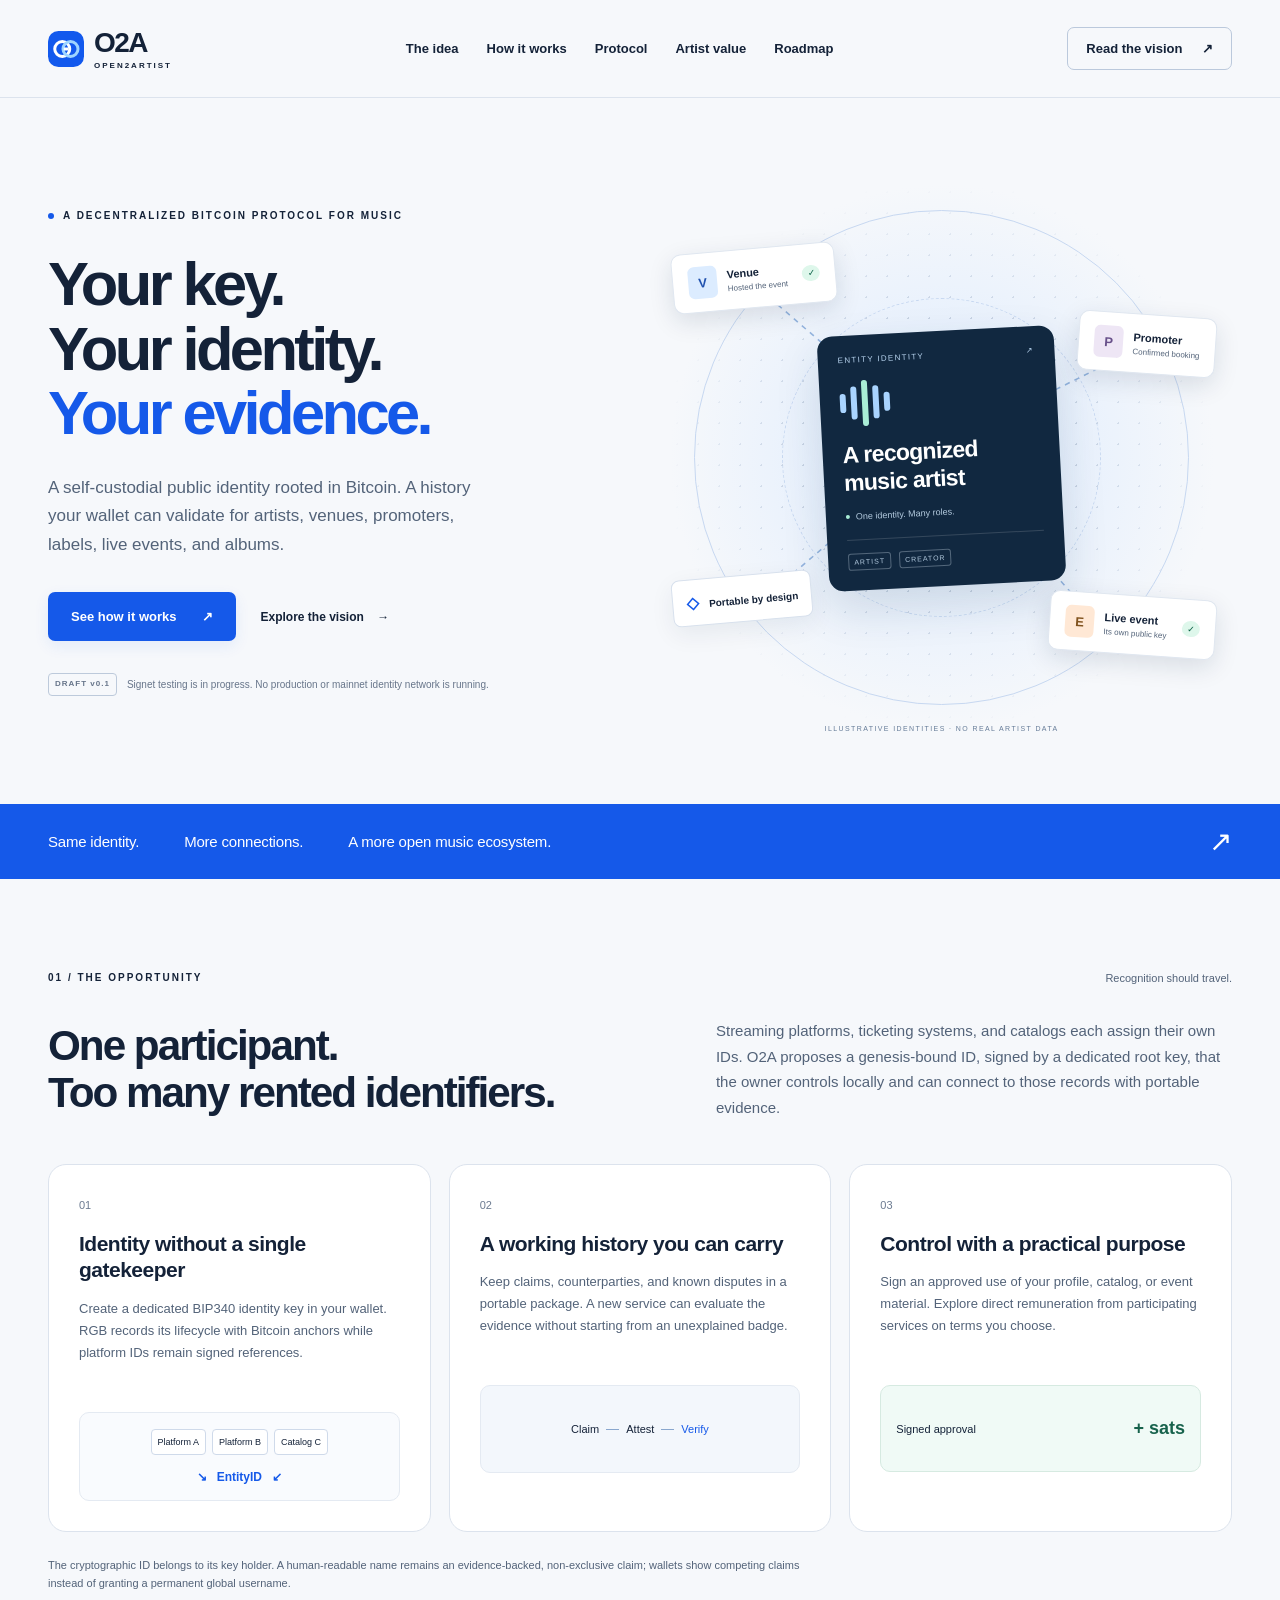
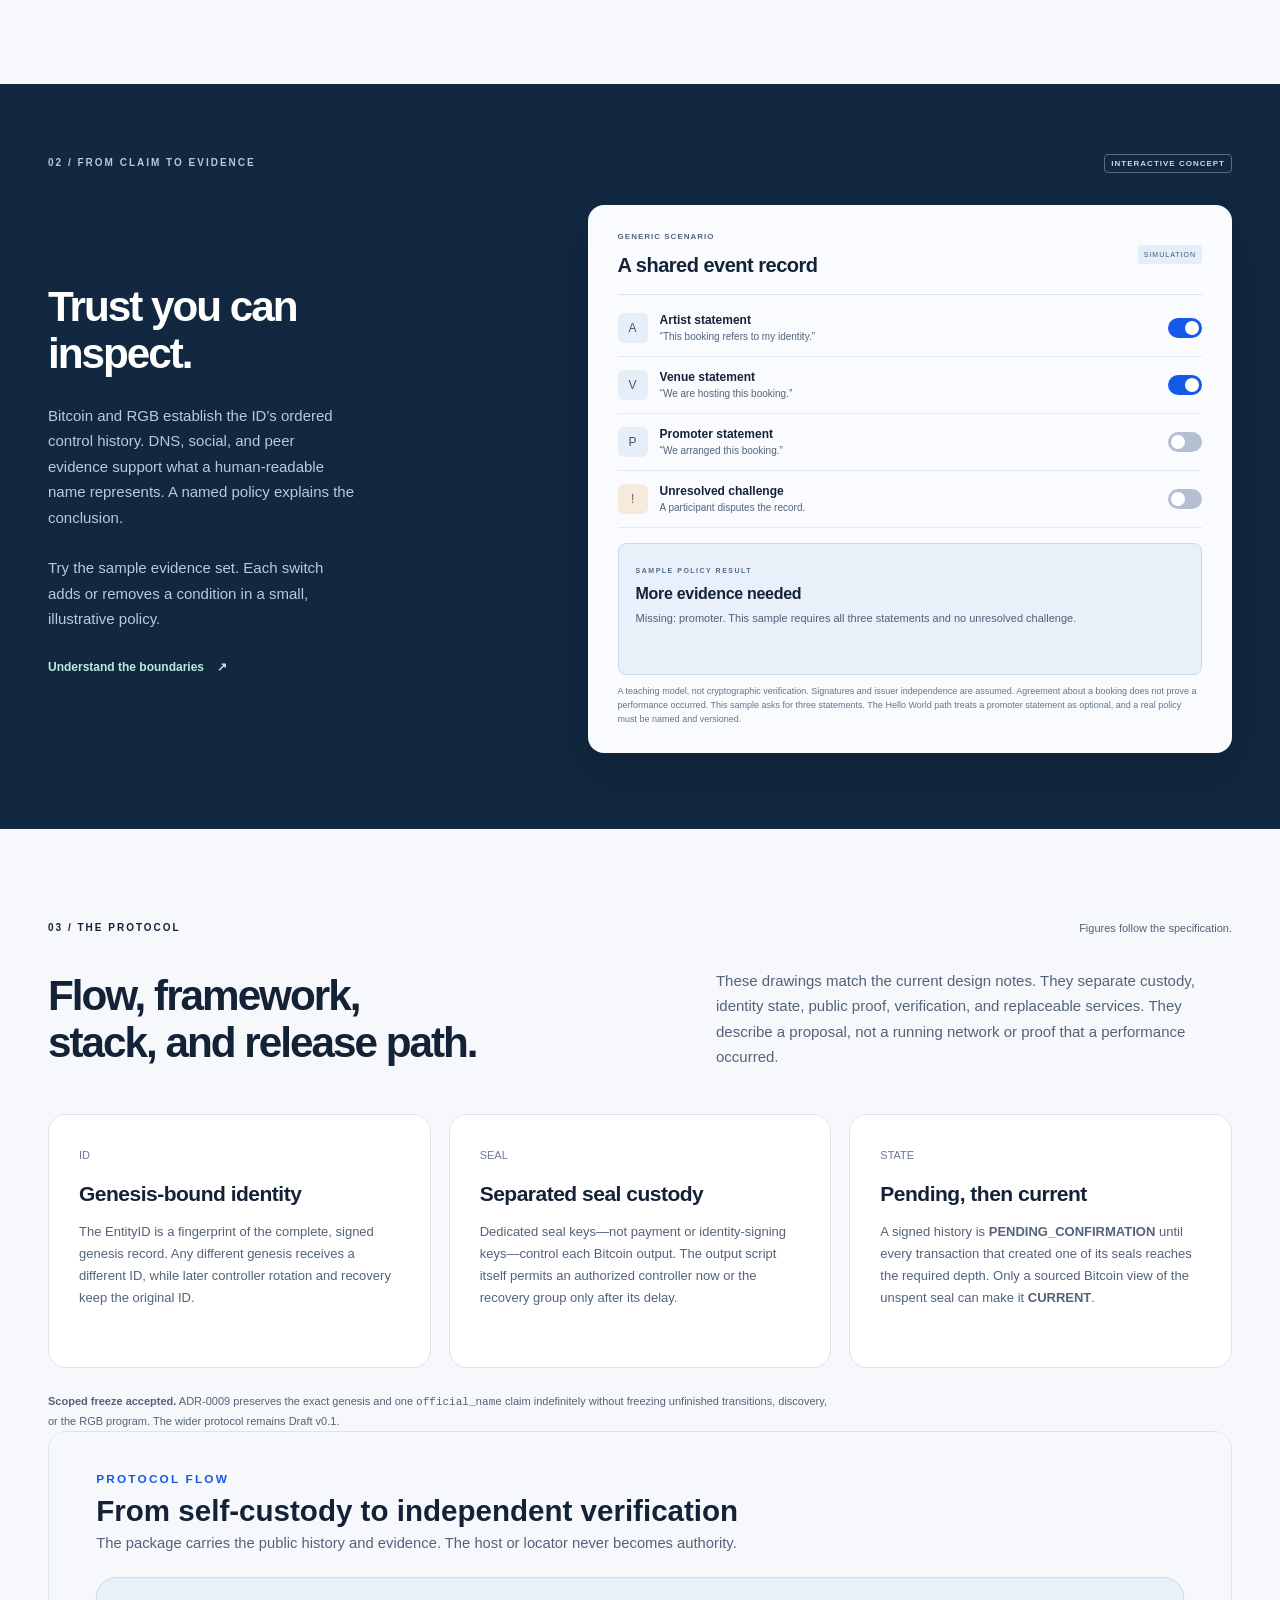
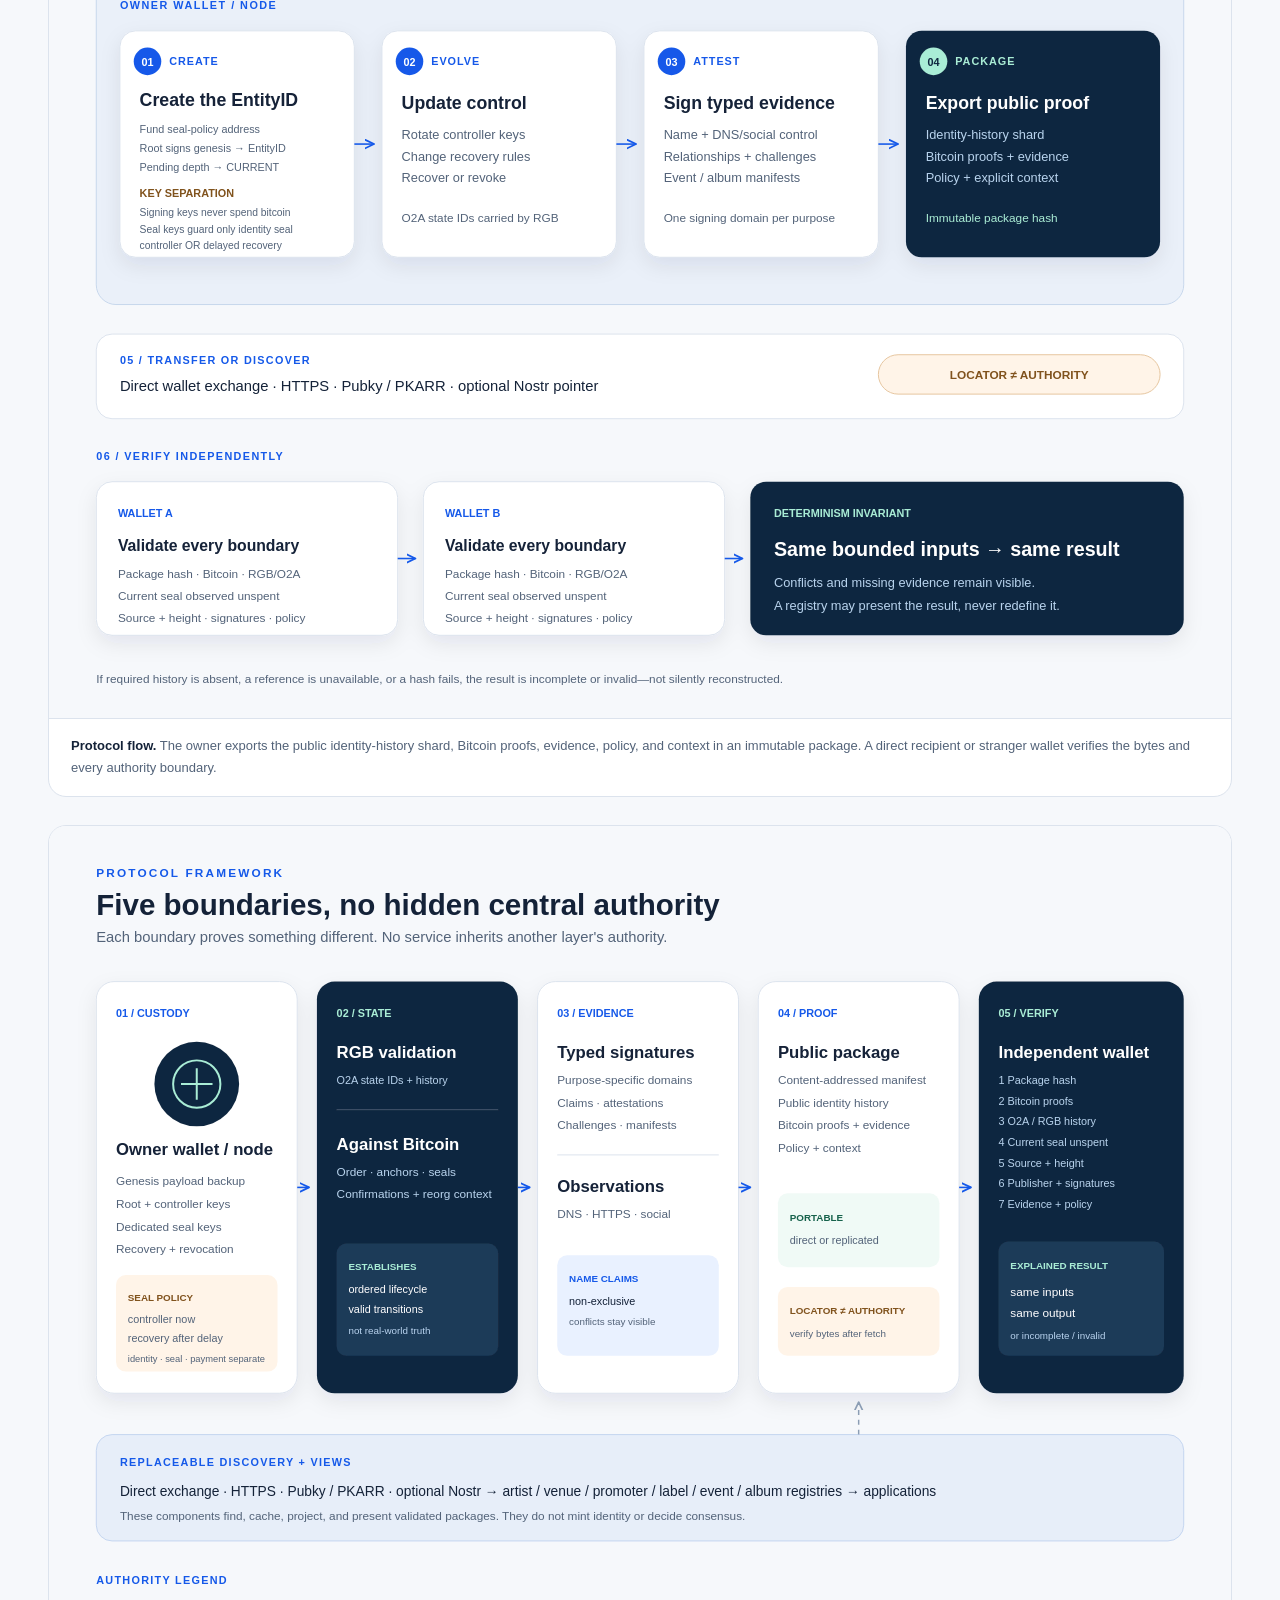
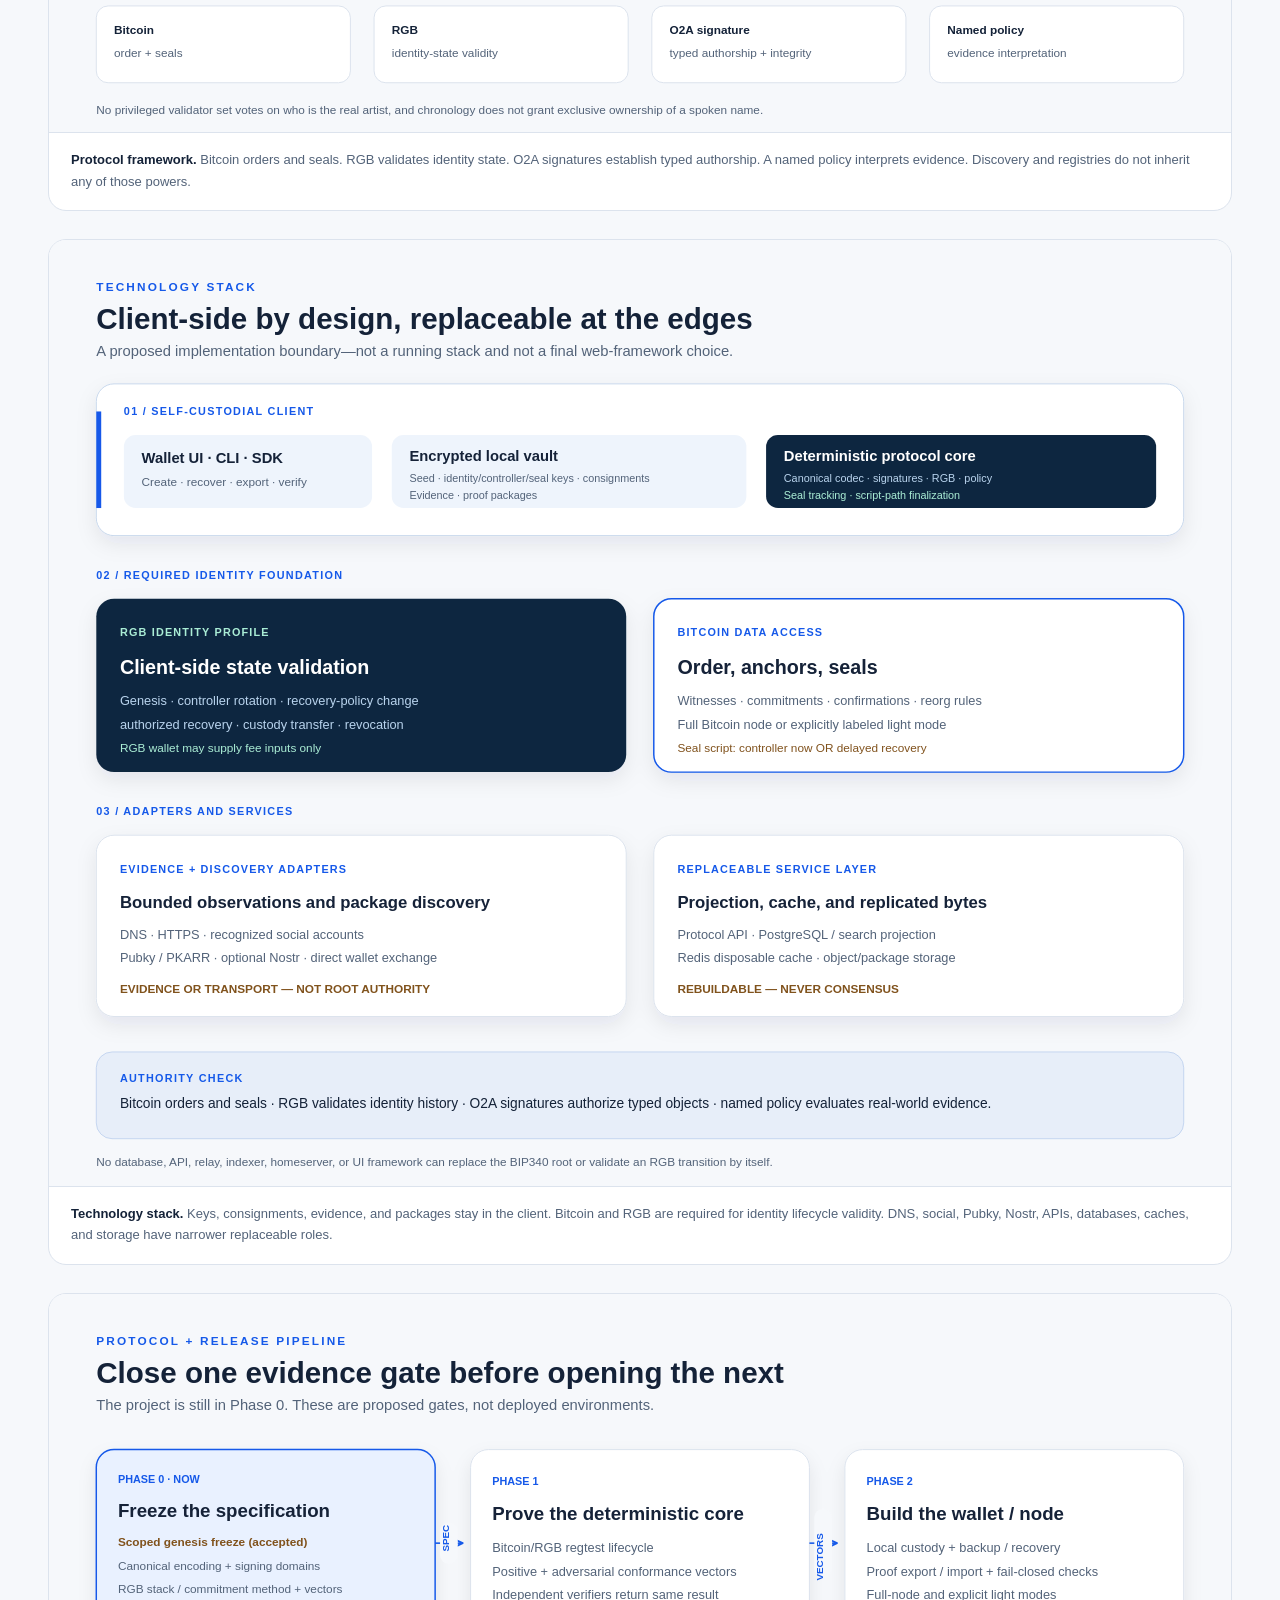
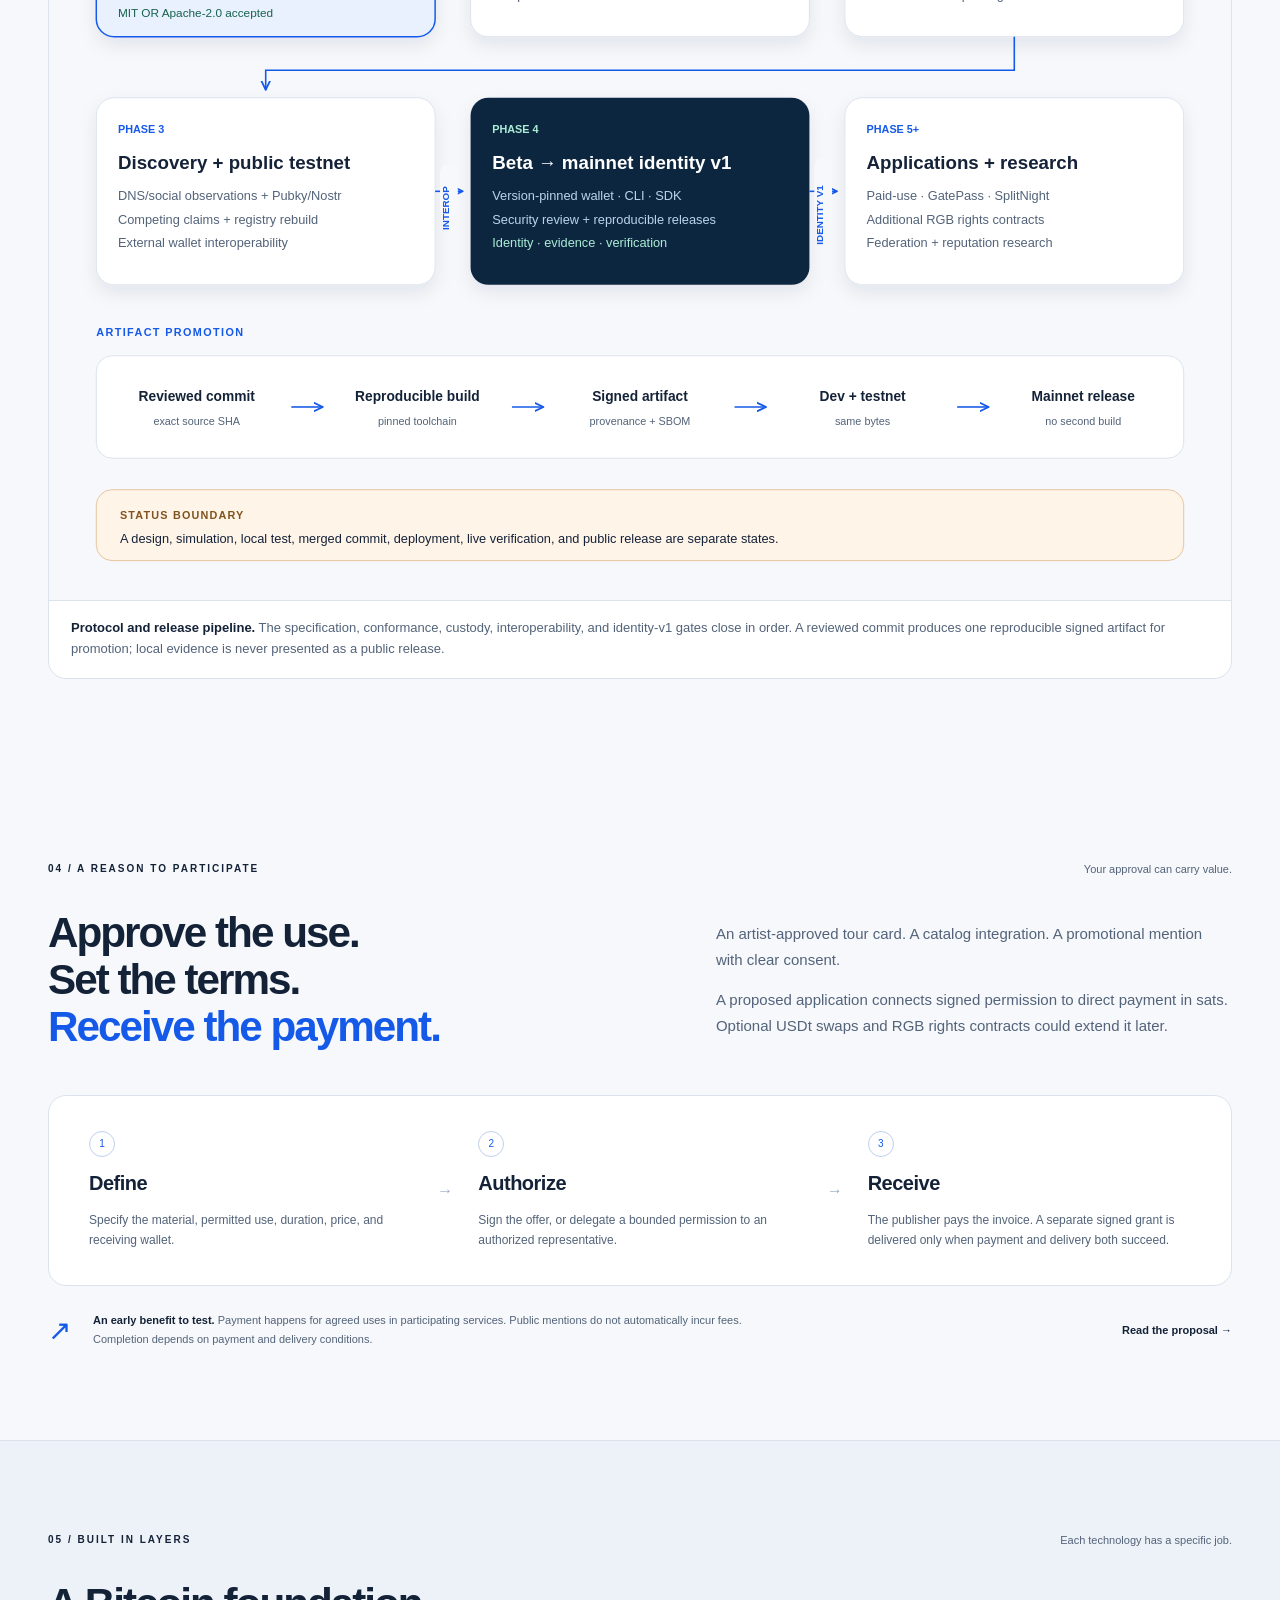
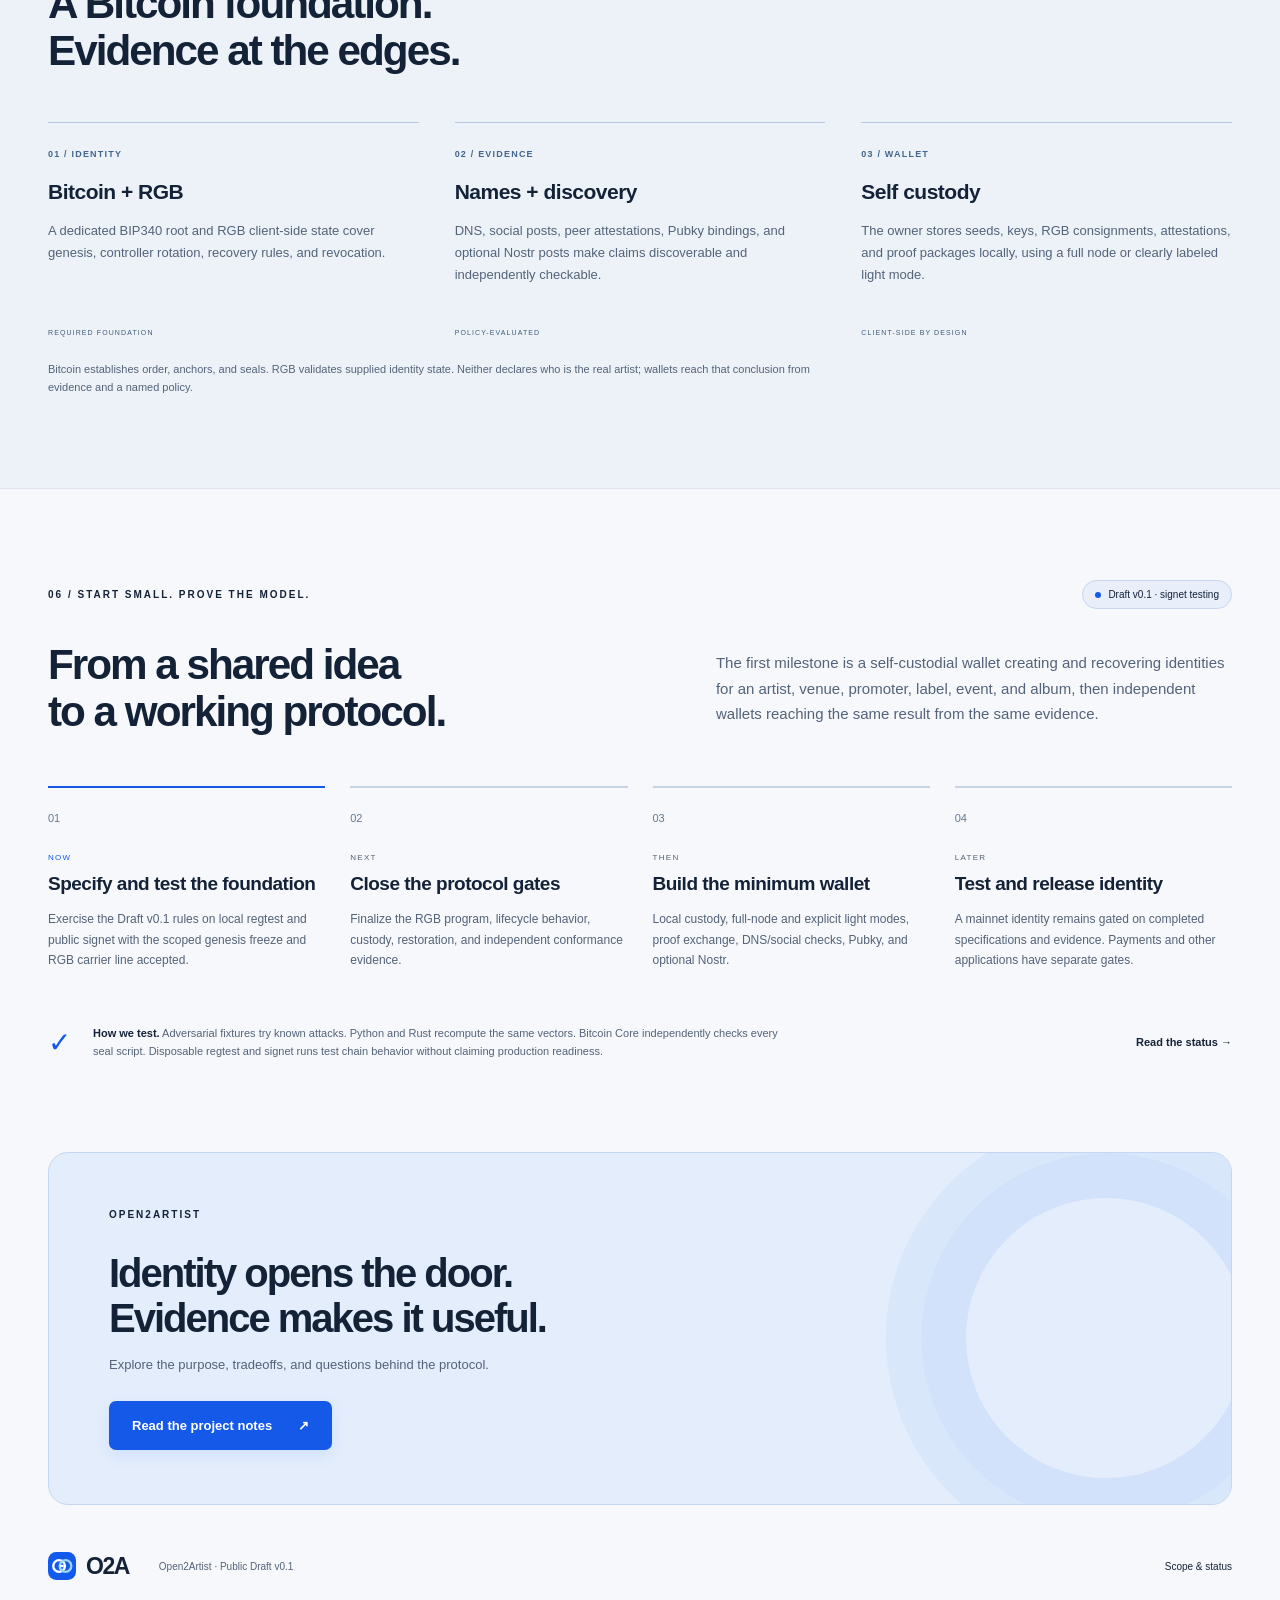
<file: site/index.html>
<!doctype html>
<html lang="en">
<head>
  <meta charset="utf-8">
  <meta name="viewport" content="width=device-width, initial-scale=1">
  <meta name="description" content="Open2Artist is a proposed decentralized, Bitcoin-rooted protocol for self-custodial music identities, portable evidence, and independent verification.">
  <meta name="robots" content="noindex, nofollow">
  <meta name="theme-color" content="#f6f8fb">
  <title>O2A — Identity that moves with you</title>
  <link rel="icon" href="assets/mark.svg" type="image/svg+xml">
  <link rel="stylesheet" href="assets/style.css">
  <script src="assets/site.js" defer></script>
</head>
<body>
  <a class="skip" href="#main">Skip to content</a>
  <header class="header">
    <a class="brand" href="index.html" aria-label="O2A Open2Artist home"><img src="assets/mark.svg" width="36" height="36" alt=""><span>O2A<span class="brand-sub">OPEN2ARTIST</span></span></a>
    <nav aria-label="Main navigation"><a href="#idea">The idea</a><a href="#evidence">How it works</a><a href="#protocol">Protocol</a><a href="#value">Artist value</a><a href="#roadmap">Roadmap</a></nav>
    <a class="nav-cta" href="guide.html">Read the vision <span aria-hidden="true">↗</span></a>
  </header>
  <main id="main">
    <section class="hero wrap" aria-labelledby="hero-title">
      <div class="hero-copy">
        <p class="eyebrow"><span class="dot"></span> A DECENTRALIZED BITCOIN PROTOCOL FOR MUSIC</p>
        <h1 id="hero-title">Your key.<br>Your identity.<br><span>Your evidence.</span></h1>
        <p class="hero-text">A self-custodial public identity rooted in Bitcoin. A history your wallet can validate for artists, venues, promoters, labels, live events, and albums.</p>
        <div class="actions"><a class="button primary" href="#evidence">See how it works <span aria-hidden="true">↗</span></a><a class="text-link" href="guide.html">Explore the vision <span aria-hidden="true">→</span></a></div>
        <p class="draft-note"><span class="mini-tag">DRAFT v0.1</span> Signet testing is in progress. No production or mainnet identity network is running.</p>
      </div>
      <div class="network" aria-label="Concept illustration: an artist connects signed evidence from a venue, promoter, and event to one portable identity.">
        <div class="network-grid"></div><div class="orbit orbit-one"></div><div class="orbit orbit-two"></div>
        <svg class="connections" viewBox="0 0 520 520" aria-hidden="true"><path d="M260 250L100 112M260 250L420 170M260 250L410 420M260 250L90 395"/><circle cx="181" cy="182" r="5"/><circle cx="342" cy="209" r="5"/><circle cx="332" cy="333" r="5"/><circle cx="171" cy="326" r="5"/></svg>
        <div class="node node-venue"><span class="node-icon">V</span><div><strong>Venue</strong><small>Hosted the event</small></div><span class="check" aria-label="signed">✓</span></div>
        <div class="node node-promoter"><span class="node-icon purple">P</span><div><strong>Promoter</strong><small>Confirmed booking</small></div></div>
        <div class="identity-card"><div class="identity-top"><span>ENTITY IDENTITY</span><span aria-hidden="true">↗</span></div><div class="artist-symbol" aria-hidden="true"><i></i><i></i><i></i><i></i><i></i></div><strong>A recognized<br>music artist</strong><div class="id-caption"><span class="dot"></span> One identity. Many roles.</div><div class="identity-bottom"><span>ARTIST</span><span>CREATOR</span></div></div>
        <div class="node node-event"><span class="node-icon peach">E</span><div><strong>Live event</strong><small>Its own public key</small></div><span class="check" aria-label="signed">✓</span></div>
        <div class="proof-chip"><span class="proof-icon" aria-hidden="true">◇</span> Portable by design</div>
        <span class="network-caption">ILLUSTRATIVE IDENTITIES · NO REAL ARTIST DATA</span>
      </div>
    </section>
    <div class="principle-strip"><div class="wrap strip-inner"><span>Same identity.</span><span>More connections.</span><span>A more open music ecosystem.</span><span class="strip-arrow" aria-hidden="true">↗</span></div></div>

    <section class="section wrap" id="idea" aria-labelledby="idea-title">
      <div class="section-top"><p class="eyebrow">01 / THE OPPORTUNITY</p><span class="section-note">Recognition should travel.</span></div>
      <div class="split-heading"><h2 id="idea-title">One participant.<br>Too many rented identifiers.</h2><p>Streaming platforms, ticketing systems, and catalogs each assign their own IDs. O2A proposes a genesis-bound ID, signed by a dedicated root key, that the owner controls locally and can connect to those records with portable evidence.</p></div>
      <div class="problem-grid">
        <article class="problem-card"><span class="card-number">01</span><h3>Identity without a single gatekeeper</h3><p>Create a dedicated BIP340 identity key in your wallet. RGB records its lifecycle with Bitcoin anchors while platform IDs remain signed references.</p><div class="mini-ids" aria-hidden="true"><span>Platform A</span><span>Platform B</span><span>Catalog C</span><b>↘ &nbsp; EntityID &nbsp; ↙</b></div></article>
        <article class="problem-card"><span class="card-number">02</span><h3>A working history you can carry</h3><p>Keep claims, counterparties, and known disputes in a portable package. A new service can evaluate the evidence without starting from an unexplained badge.</p><div class="mini-history" aria-hidden="true"><span>Claim</span><i></i><span>Attest</span><i></i><span>Verify</span></div></article>
        <article class="problem-card"><span class="card-number">03</span><h3>Control with a practical purpose</h3><p>Sign an approved use of your profile, catalog, or event material. Explore direct remuneration from participating services on terms you choose.</p><div class="mini-payment" aria-hidden="true"><span>Signed approval</span><b>+ sats</b></div></article>
      </div>
      <p class="section-footnote">The cryptographic ID belongs to its key holder. A human-readable name remains an evidence-backed, non-exclusive claim; wallets show competing claims instead of granting a permanent global username.</p>
    </section>

    <section class="evidence-section" id="evidence" aria-labelledby="evidence-title"><div class="wrap">
      <div class="section-top"><p class="eyebrow">02 / FROM CLAIM TO EVIDENCE</p><span class="mini-tag light">INTERACTIVE CONCEPT</span></div>
      <div class="evidence-layout"><div class="evidence-copy"><h2 id="evidence-title">Trust you can<br>inspect.</h2><p>Bitcoin and RGB establish the ID's ordered control history. DNS, social, and peer evidence support what a human-readable name represents. A named policy explains the conclusion.</p><p>Try the sample evidence set. Each switch adds or removes a condition in a small, illustrative policy.</p><a class="text-link on-dark" href="guide.html#verification">Understand the boundaries <span aria-hidden="true">↗</span></a></div>
        <div class="demo"><div class="demo-heading"><div><span class="eyebrow">GENERIC SCENARIO</span><h3>A shared event record</h3></div><span class="demo-label">SIMULATION</span></div>
          <noscript><p>The controls require JavaScript. The initial example includes an artist and venue statement but no promoter statement; the sample policy is not yet satisfied.</p></noscript>
          <fieldset><legend class="sr-only">Sample evidence inputs</legend>
            <label class="evidence-row"><span class="evidence-icon">A</span><span><strong>Artist statement</strong><small>“This booking refers to my identity.”</small></span><input type="checkbox" name="artist" checked><span class="toggle" aria-hidden="true"></span></label>
            <label class="evidence-row"><span class="evidence-icon">V</span><span><strong>Venue statement</strong><small>“We are hosting this booking.”</small></span><input type="checkbox" name="venue" checked><span class="toggle" aria-hidden="true"></span></label>
            <label class="evidence-row"><span class="evidence-icon">P</span><span><strong>Promoter statement</strong><small>“We arranged this booking.”</small></span><input type="checkbox" name="promoter"><span class="toggle" aria-hidden="true"></span></label>
            <label class="evidence-row dispute-row"><span class="evidence-icon">!</span><span><strong>Unresolved challenge</strong><small>A participant disputes the record.</small></span><input type="checkbox" name="challenge"><span class="toggle" aria-hidden="true"></span></label>
          </fieldset>
          <div class="result" aria-live="polite" aria-atomic="true"><span class="result-label">SAMPLE POLICY RESULT</span><strong id="result-title">More evidence needed</strong><p id="result-detail">The promoter statement is missing. This sample requires all three statements and no unresolved challenge.</p></div>
          <p class="demo-disclaimer">A teaching model, not cryptographic verification. Signatures and issuer independence are assumed. Agreement about a booking does not prove a performance occurred. This sample asks for three statements. The Hello World path treats a promoter statement as optional, and a real policy must be named and versioned.</p>
        </div>
      </div>
    </div></section>

    <section class="section wrap" id="protocol" aria-labelledby="protocol-title">
      <div class="section-top"><p class="eyebrow">03 / THE PROTOCOL</p><span class="section-note">Figures follow the specification.</span></div>
      <div class="split-heading"><h2 id="protocol-title">Flow, framework,<br>stack, and release path.</h2><p>These drawings match the current design notes. They separate custody, identity state, public proof, verification, and replaceable services. They describe a proposal, not a running network or proof that a performance occurred.</p></div>
      <div class="problem-grid">
        <article class="problem-card"><span class="card-number">ID</span><h3>Genesis-bound identity</h3><p>The EntityID is a fingerprint of the complete, signed genesis record. Any different genesis receives a different ID, while later controller rotation and recovery keep the original ID.</p></article>
        <article class="problem-card"><span class="card-number">SEAL</span><h3>Separated seal custody</h3><p>Dedicated seal keys—not payment or identity-signing keys—control each Bitcoin output. The output script itself permits an authorized controller now or the recovery group only after its delay.</p></article>
        <article class="problem-card"><span class="card-number">STATE</span><h3>Pending, then current</h3><p>A signed history is <strong>PENDING_CONFIRMATION</strong> until every transaction that created one of its seals reaches the required depth. Only a sourced Bitcoin view of the unspent seal can make it <strong>CURRENT</strong>.</p></article>
      </div>
      <p class="section-footnote"><strong>Scoped freeze accepted.</strong> ADR-0009 preserves the exact genesis and one <code>official_name</code> claim indefinitely without freezing unfinished transitions, discovery, or the RGB program. The wider protocol remains Draft v0.1.</p>
      <p class="diagram-hint">Swipe each figure sideways to read it.</p>
      <div class="diagram-list">
        <figure class="diagram" id="flow">
          <img src="assets/protocol-flow.svg" width="1200" height="900" alt="Protocol flow: an owner wallet creates a genesis-bound EntityID signed by a dedicated BIP340 root, evolves its RGB lifecycle anchored to Bitcoin, signs typed evidence, exports a content-addressed public proof package, transfers or publishes it, and lets independent wallets validate the same bounded inputs.">
          <figcaption><strong>Protocol flow.</strong> The owner exports the public identity-history shard, Bitcoin proofs, evidence, policy, and context in an immutable package. A direct recipient or stranger wallet verifies the bytes and every authority boundary.</figcaption>
        </figure>
        <figure class="diagram" id="framework">
          <img src="assets/protocol-framework.svg" width="1200" height="920" alt="Protocol framework with five boundaries: owner-controlled identity keys, Bitcoin and RGB identity state, purpose-domain signed evidence, a content-addressed public proof package, and independent wallet verification; discovery and registries remain replaceable views.">
          <figcaption><strong>Protocol framework.</strong> Bitcoin orders and seals. RGB validates identity state. O2A signatures establish typed authorship. A named policy interprets evidence. Discovery and registries do not inherit any of those powers.</figcaption>
        </figure>
        <figure class="diagram" id="stack">
          <img src="assets/protocol-stack.svg" width="1200" height="960" alt="Proposed technology stack: a self-custodial client combines a wallet interface, encrypted local vault, and deterministic protocol core; Bitcoin and RGB form the required identity foundation; evidence and discovery adapters plus database services remain replaceable.">
          <figcaption><strong>Technology stack.</strong> Keys, consignments, evidence, and packages stay in the client. Bitcoin and RGB are required for identity lifecycle validity. DNS, social, Pubky, Nostr, APIs, databases, caches, and storage have narrower replaceable roles.</figcaption>
        </figure>
        <figure class="diagram" id="pipeline">
          <img src="assets/protocol-pipeline.svg" width="1200" height="920" alt="Proposed protocol and release pipeline: freeze the specification, prove the deterministic Bitcoin and RGB core, build the self-custodial wallet and node, test discovery and interoperability, release identity version one, then add applications; promote one reproducible signed artifact.">
          <figcaption><strong>Protocol and release pipeline.</strong> The specification, conformance, custody, interoperability, and identity-v1 gates close in order. A reviewed commit produces one reproducible signed artifact for promotion; local evidence is never presented as a public release.</figcaption>
        </figure>
      </div>
    </section>

    <section class="section wrap" id="value" aria-labelledby="value-title">
      <div class="section-top"><p class="eyebrow">04 / A REASON TO PARTICIPATE</p><span class="section-note">Your approval can carry value.</span></div>
      <div class="split-heading"><h2 id="value-title">Approve the use.<br>Set the terms.<br><span class="blue">Receive the payment.</span></h2><div><p>An artist-approved tour card. A catalog integration. A promotional mention with clear consent.</p><p>A proposed application connects signed permission to direct payment in sats. Optional USDt swaps and RGB rights contracts could extend it later.</p></div></div>
      <div class="permission-flow"><article><span class="step-number">1</span><h3>Define</h3><p>Specify the material, permitted use, duration, price, and receiving wallet.</p></article><span class="flow-arrow" aria-hidden="true">→</span><article><span class="step-number">2</span><h3>Authorize</h3><p>Sign the offer, or delegate a bounded permission to an authorized representative.</p></article><span class="flow-arrow" aria-hidden="true">→</span><article><span class="step-number">3</span><h3>Receive</h3><p>The publisher pays the invoice. A separate signed grant is delivered only when payment and delivery both succeed.</p></article></div>
      <div class="value-note"><span class="note-symbol" aria-hidden="true">↗</span><p><strong>An early benefit to test.</strong> Payment happens for agreed uses in participating services. Public mentions do not automatically incur fees. Completion depends on payment and delivery conditions.</p><a href="guide.html#payments">Read the proposal <span aria-hidden="true">→</span></a></div>
    </section>

    <section class="technology-section"><div class="wrap section" aria-labelledby="technology-title"><div class="section-top"><p class="eyebrow">05 / BUILT IN LAYERS</p><span class="section-note">Each technology has a specific job.</span></div><h2 id="technology-title">A Bitcoin foundation.<br>Evidence at the edges.</h2><div class="tech-grid"><article><span class="tech-icon">01 / IDENTITY</span><h3>Bitcoin + RGB</h3><p>A dedicated BIP340 root and RGB client-side state cover genesis, controller rotation, recovery rules, and revocation.</p><span class="status-label">REQUIRED FOUNDATION</span></article><article><span class="tech-icon">02 / EVIDENCE</span><h3>Names + discovery</h3><p>DNS, social posts, peer attestations, Pubky bindings, and optional Nostr posts make claims discoverable and independently checkable.</p><span class="status-label">POLICY-EVALUATED</span></article><article><span class="tech-icon">03 / WALLET</span><h3>Self custody</h3><p>The owner stores seeds, keys, RGB consignments, attestations, and proof packages locally, using a full node or clearly labeled light mode.</p><span class="status-label">CLIENT-SIDE BY DESIGN</span></article></div><p class="section-footnote">Bitcoin establishes order, anchors, and seals. RGB validates supplied identity state. Neither declares who is the real artist; wallets reach that conclusion from evidence and a named policy.</p></div></section>

    <section class="section wrap" id="roadmap" aria-labelledby="roadmap-title"><div class="section-top"><p class="eyebrow">06 / START SMALL. PROVE THE MODEL.</p><span class="status-pill"><span class="dot"></span> Draft v0.1 · signet testing</span></div><div class="split-heading"><h2 id="roadmap-title">From a shared idea<br>to a working protocol.</h2><p>The first milestone is a self-custodial wallet creating and recovering identities for an artist, venue, promoter, label, event, and album, then independent wallets reaching the same result from the same evidence.</p></div><ol class="roadmap"><li class="current"><span class="roadmap-num">01</span><div><span class="roadmap-label">NOW</span><h3>Specify and test the foundation</h3><p>Exercise the Draft v0.1 rules on local regtest and public signet with the scoped genesis freeze and RGB carrier line accepted.</p></div></li><li><span class="roadmap-num">02</span><div><span class="roadmap-label">NEXT</span><h3>Close the protocol gates</h3><p>Finalize the RGB program, lifecycle behavior, custody, restoration, and independent conformance evidence.</p></div></li><li><span class="roadmap-num">03</span><div><span class="roadmap-label">THEN</span><h3>Build the minimum wallet</h3><p>Local custody, full-node and explicit light modes, proof exchange, DNS/social checks, Pubky, and optional Nostr.</p></div></li><li><span class="roadmap-num">04</span><div><span class="roadmap-label">LATER</span><h3>Test and release identity</h3><p>A mainnet identity remains gated on completed specifications and evidence. Payments and other applications have separate gates.</p></div></li></ol><div class="value-note"><span class="note-symbol" aria-hidden="true">✓</span><p><strong>How we test.</strong> Adversarial fixtures try known attacks. Python and Rust recompute the same vectors. Bitcoin Core independently checks every seal script. Disposable regtest and signet runs test chain behavior without claiming production readiness.</p><a href="guide.html#status">Read the status <span aria-hidden="true">→</span></a></div></section>

    <section class="closing wrap"><p class="eyebrow">OPEN2ARTIST</p><h2>Identity opens the door.<br>Evidence makes it useful.</h2><p>Explore the purpose, tradeoffs, and questions behind the protocol.</p><a class="button primary" href="guide.html">Read the project notes <span aria-hidden="true">↗</span></a><span class="closing-orbit" aria-hidden="true"></span></section>
  </main>
  <footer class="footer wrap"><a class="brand" href="index.html"><img src="assets/mark.svg" width="28" height="28" alt=""><span>O2A</span></a><p>Open2Artist · Public Draft v0.1</p><a href="guide.html#status">Scope &amp; status</a></footer>
</body>
</html>
</file>
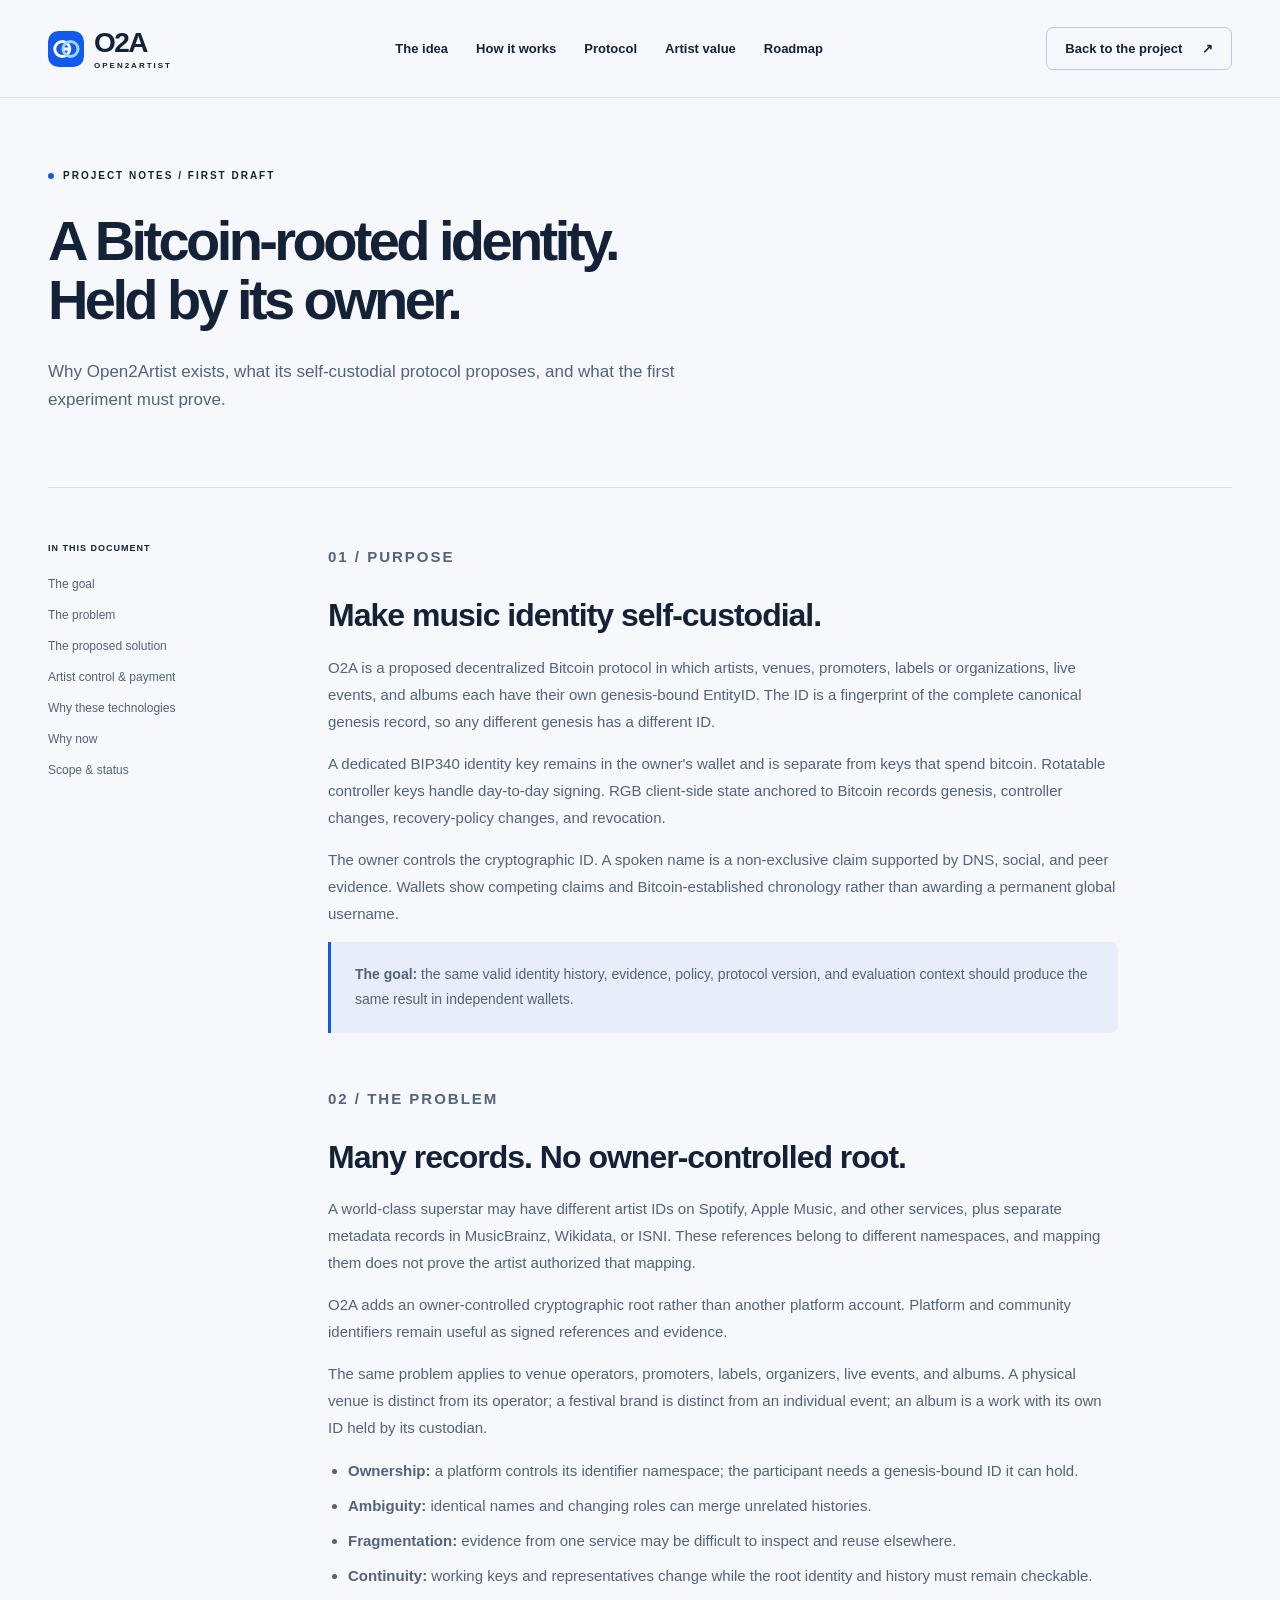
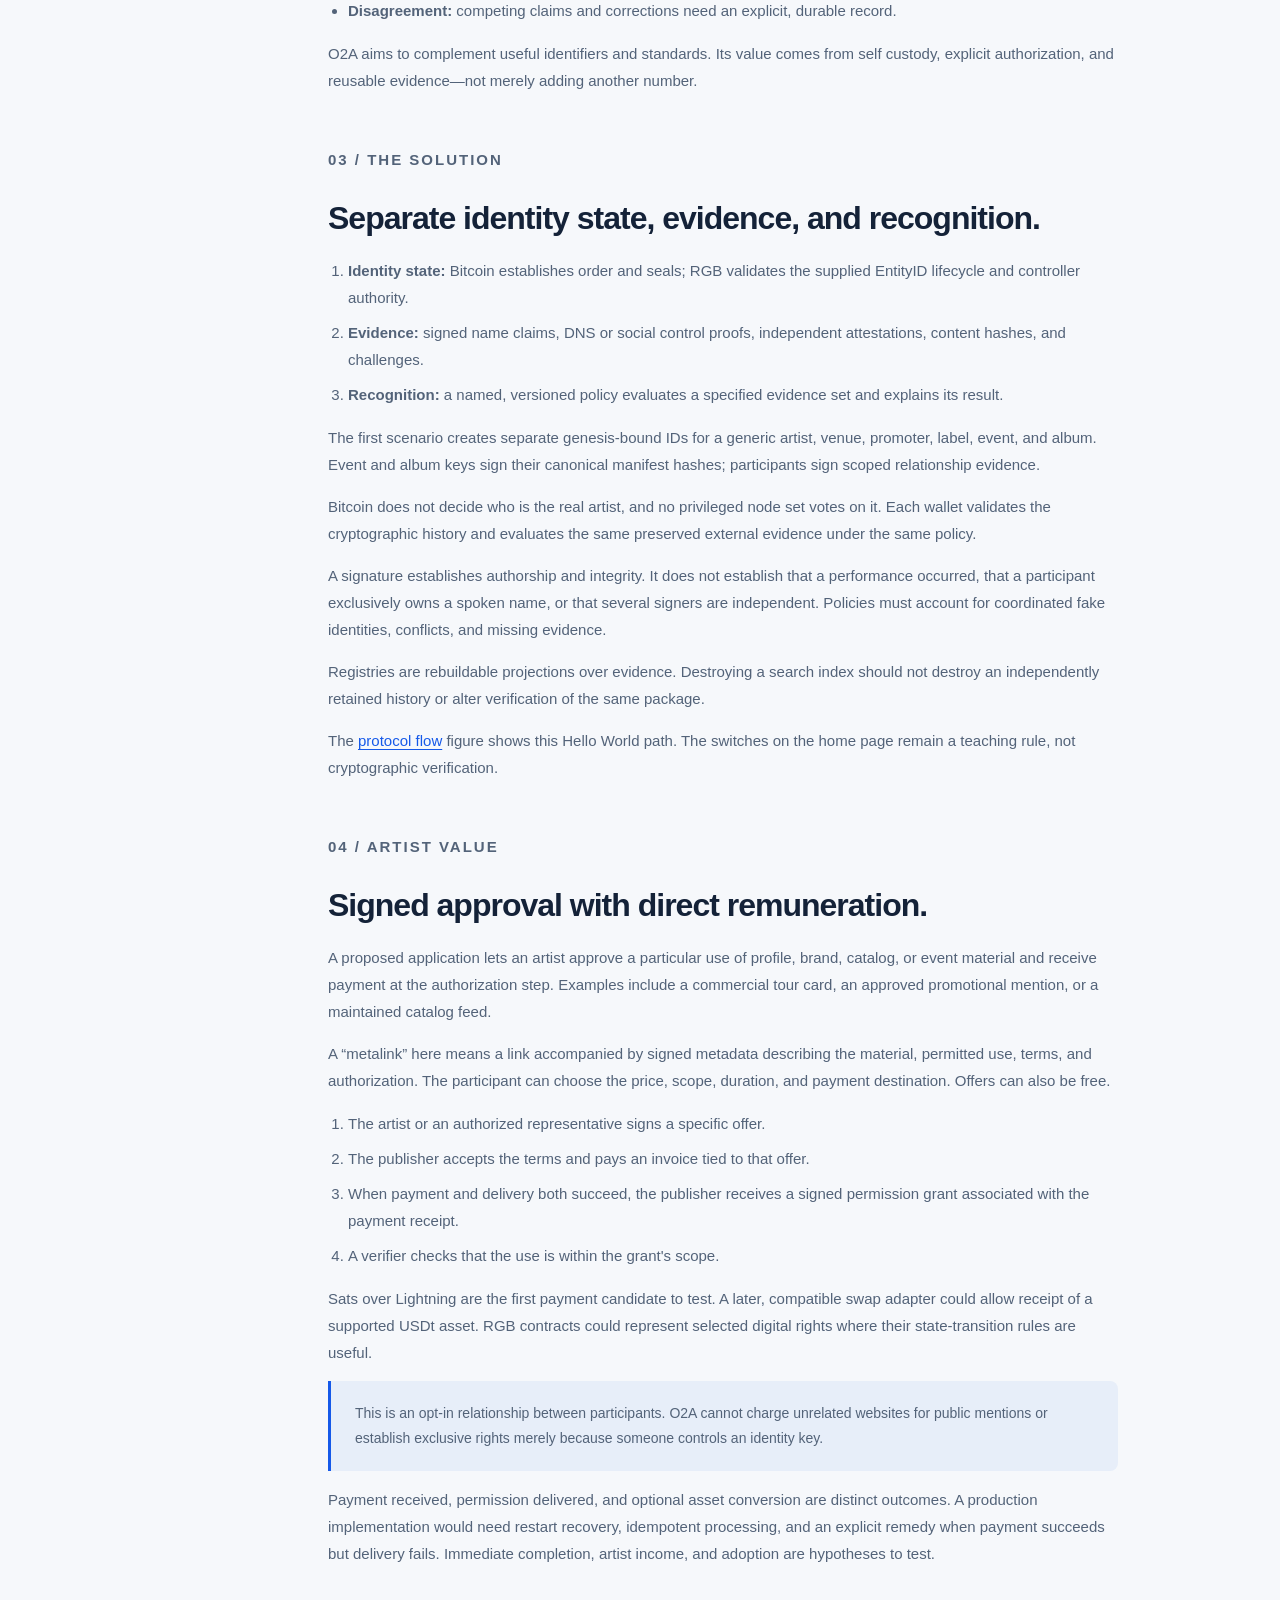
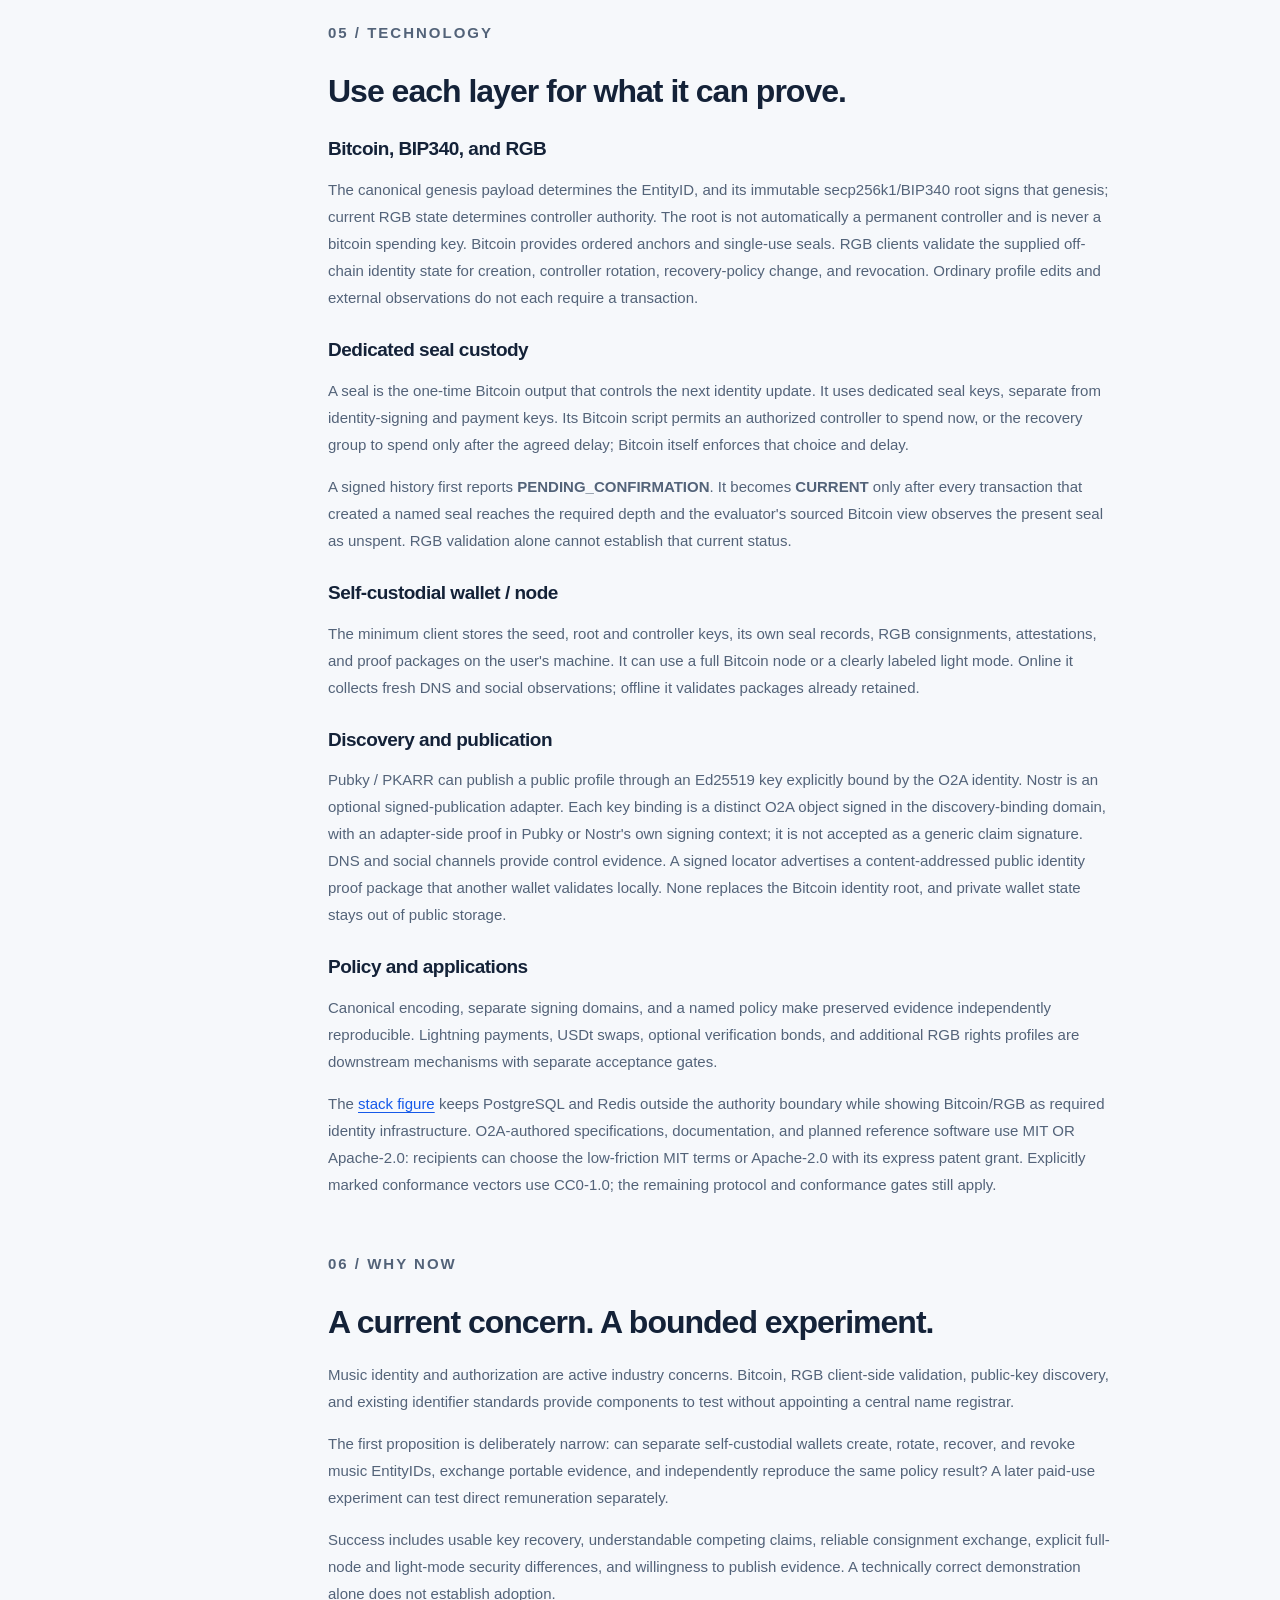
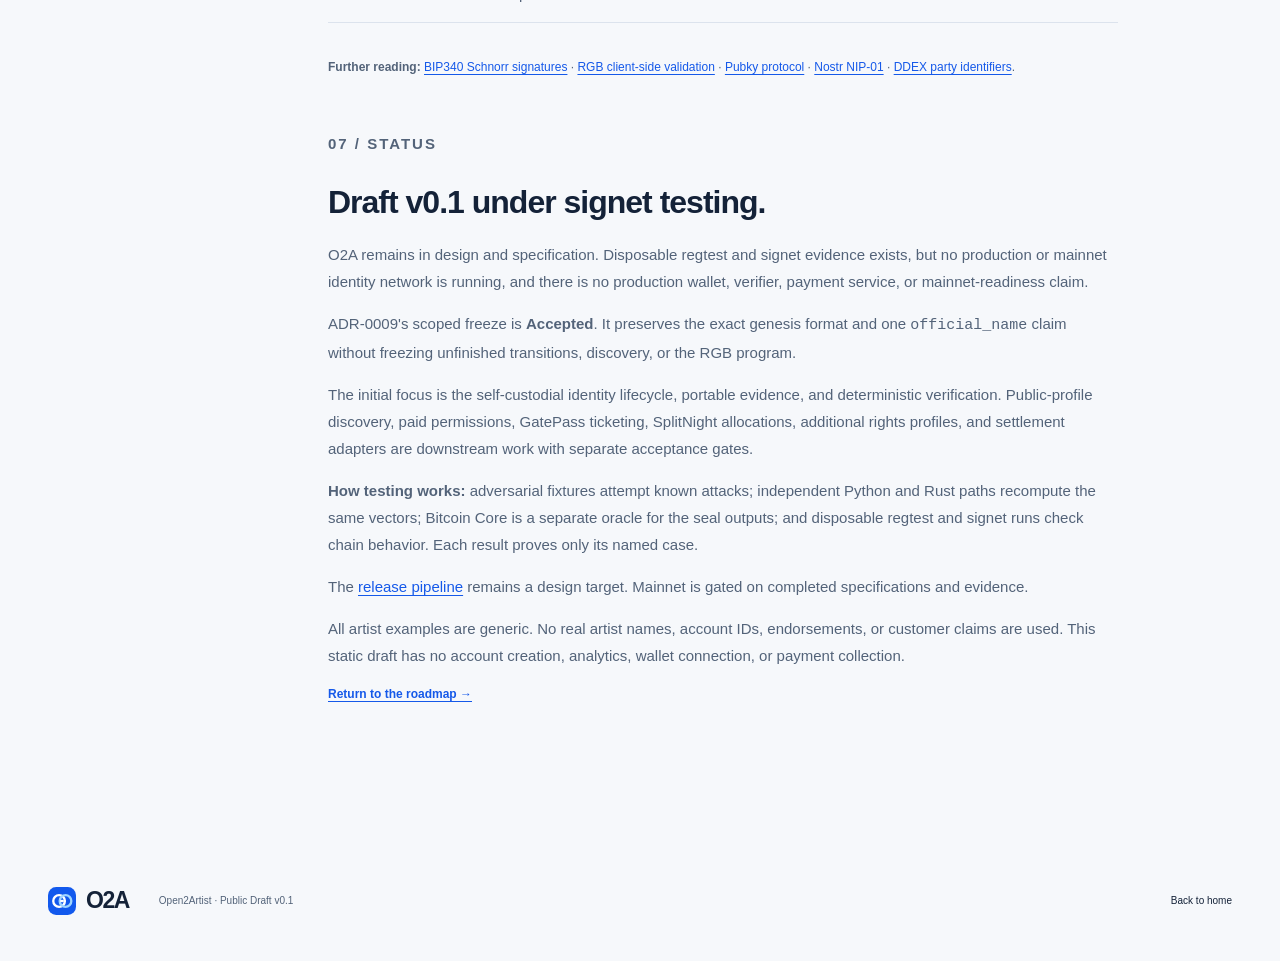
<file: site/guide.html>
<!doctype html>
<html lang="en">
<head>
  <meta charset="utf-8"><meta name="viewport" content="width=device-width, initial-scale=1">
  <meta name="description" content="The goal, design choices, and open questions behind Open2Artist. A draft protocol for participant-controlled identity in music.">
  <meta name="robots" content="noindex, nofollow"><meta name="theme-color" content="#f6f8fb">
  <title>Project notes — O2A Open2Artist</title>
  <link rel="icon" href="assets/mark.svg" type="image/svg+xml"><link rel="stylesheet" href="assets/style.css">
</head>
<body>
  <a class="skip" href="#main">Skip to content</a>
  <header class="header"><a class="brand" href="index.html" aria-label="O2A Open2Artist home"><img src="assets/mark.svg" width="36" height="36" alt=""><span>O2A<span class="brand-sub">OPEN2ARTIST</span></span></a><nav aria-label="Main navigation"><a href="index.html#idea">The idea</a><a href="index.html#evidence">How it works</a><a href="index.html#protocol">Protocol</a><a href="index.html#value">Artist value</a><a href="index.html#roadmap">Roadmap</a></nav><a class="nav-cta" href="index.html">Back to the project <span aria-hidden="true">↗</span></a></header>
  <main id="main" class="wrap">
    <div class="guide-hero"><p class="eyebrow"><span class="dot"></span> PROJECT NOTES / FIRST DRAFT</p><h1>A Bitcoin-rooted identity.<br>Held by its owner.</h1><p>Why Open2Artist exists, what its self-custodial protocol proposes, and what the first experiment must prove.</p></div>
    <div class="guide-layout"><nav class="guide-toc" aria-label="Project notes sections"><strong>IN THIS DOCUMENT</strong><a href="#goal">The goal</a><a href="#problem">The problem</a><a href="#verification">The proposed solution</a><a href="#payments">Artist control &amp; payment</a><a href="#technology">Why these technologies</a><a href="#timing">Why now</a><a href="#status">Scope &amp; status</a></nav><div class="guide-body">
      <section id="goal"><p class="eyebrow">01 / PURPOSE</p><h2>Make music identity self-custodial.</h2><p>O2A is a proposed decentralized Bitcoin protocol in which artists, venues, promoters, labels or organizations, live events, and albums each have their own genesis-bound EntityID. The ID is a fingerprint of the complete canonical genesis record, so any different genesis has a different ID.</p><p>A dedicated BIP340 identity key remains in the owner's wallet and is separate from keys that spend bitcoin. Rotatable controller keys handle day-to-day signing. RGB client-side state anchored to Bitcoin records genesis, controller changes, recovery-policy changes, and revocation.</p><p>The owner controls the cryptographic ID. A spoken name is a non-exclusive claim supported by DNS, social, and peer evidence. Wallets show competing claims and Bitcoin-established chronology rather than awarding a permanent global username.</p><div class="guide-callout"><p><strong>The goal:</strong> the same valid identity history, evidence, policy, protocol version, and evaluation context should produce the same result in independent wallets.</p></div></section>
      <section id="problem"><p class="eyebrow">02 / THE PROBLEM</p><h2>Many records. No owner-controlled root.</h2><p>A world-class superstar may have different artist IDs on Spotify, Apple Music, and other services, plus separate metadata records in MusicBrainz, Wikidata, or ISNI. These references belong to different namespaces, and mapping them does not prove the artist authorized that mapping.</p><p>O2A adds an owner-controlled cryptographic root rather than another platform account. Platform and community identifiers remain useful as signed references and evidence.</p><p>The same problem applies to venue operators, promoters, labels, organizers, live events, and albums. A physical venue is distinct from its operator; a festival brand is distinct from an individual event; an album is a work with its own ID held by its custodian.</p><ul><li><strong>Ownership:</strong> a platform controls its identifier namespace; the participant needs a genesis-bound ID it can hold.</li><li><strong>Ambiguity:</strong> identical names and changing roles can merge unrelated histories.</li><li><strong>Fragmentation:</strong> evidence from one service may be difficult to inspect and reuse elsewhere.</li><li><strong>Continuity:</strong> working keys and representatives change while the root identity and history must remain checkable.</li><li><strong>Disagreement:</strong> competing claims and corrections need an explicit, durable record.</li></ul><p>O2A aims to complement useful identifiers and standards. Its value comes from self custody, explicit authorization, and reusable evidence—not merely adding another number.</p></section>
      <section id="verification"><p class="eyebrow">03 / THE SOLUTION</p><h2>Separate identity state, evidence, and recognition.</h2><ol><li><strong>Identity state:</strong> Bitcoin establishes order and seals; RGB validates the supplied EntityID lifecycle and controller authority.</li><li><strong>Evidence:</strong> signed name claims, DNS or social control proofs, independent attestations, content hashes, and challenges.</li><li><strong>Recognition:</strong> a named, versioned policy evaluates a specified evidence set and explains its result.</li></ol><p>The first scenario creates separate genesis-bound IDs for a generic artist, venue, promoter, label, event, and album. Event and album keys sign their canonical manifest hashes; participants sign scoped relationship evidence.</p><p>Bitcoin does not decide who is the real artist, and no privileged node set votes on it. Each wallet validates the cryptographic history and evaluates the same preserved external evidence under the same policy.</p><p>A signature establishes authorship and integrity. It does not establish that a performance occurred, that a participant exclusively owns a spoken name, or that several signers are independent. Policies must account for coordinated fake identities, conflicts, and missing evidence.</p><p>Registries are rebuildable projections over evidence. Destroying a search index should not destroy an independently retained history or alter verification of the same package.</p><p>The <a href="index.html#flow">protocol flow</a> figure shows this Hello World path. The switches on the home page remain a teaching rule, not cryptographic verification.</p></section>
      <section id="payments"><p class="eyebrow">04 / ARTIST VALUE</p><h2>Signed approval with direct remuneration.</h2><p>A proposed application lets an artist approve a particular use of profile, brand, catalog, or event material and receive payment at the authorization step. Examples include a commercial tour card, an approved promotional mention, or a maintained catalog feed.</p><p>A “metalink” here means a link accompanied by signed metadata describing the material, permitted use, terms, and authorization. The participant can choose the price, scope, duration, and payment destination. Offers can also be free.</p><ol><li>The artist or an authorized representative signs a specific offer.</li><li>The publisher accepts the terms and pays an invoice tied to that offer.</li><li>When payment and delivery both succeed, the publisher receives a signed permission grant associated with the payment receipt.</li><li>A verifier checks that the use is within the grant's scope.</li></ol><p>Sats over Lightning are the first payment candidate to test. A later, compatible swap adapter could allow receipt of a supported USDt asset. RGB contracts could represent selected digital rights where their state-transition rules are useful.</p><div class="guide-callout"><p>This is an opt-in relationship between participants. O2A cannot charge unrelated websites for public mentions or establish exclusive rights merely because someone controls an identity key.</p></div><p>Payment received, permission delivered, and optional asset conversion are distinct outcomes. A production implementation would need restart recovery, idempotent processing, and an explicit remedy when payment succeeds but delivery fails. Immediate completion, artist income, and adoption are hypotheses to test.</p></section>
      <section id="technology"><p class="eyebrow">05 / TECHNOLOGY</p><h2>Use each layer for what it can prove.</h2><h3>Bitcoin, BIP340, and RGB</h3><p>The canonical genesis payload determines the EntityID, and its immutable secp256k1/BIP340 root signs that genesis; current RGB state determines controller authority. The root is not automatically a permanent controller and is never a bitcoin spending key. Bitcoin provides ordered anchors and single-use seals. RGB clients validate the supplied off-chain identity state for creation, controller rotation, recovery-policy change, and revocation. Ordinary profile edits and external observations do not each require a transaction.</p><h3>Dedicated seal custody</h3><p>A seal is the one-time Bitcoin output that controls the next identity update. It uses dedicated seal keys, separate from identity-signing and payment keys. Its Bitcoin script permits an authorized controller to spend now, or the recovery group to spend only after the agreed delay; Bitcoin itself enforces that choice and delay.</p><p>A signed history first reports <strong>PENDING_CONFIRMATION</strong>. It becomes <strong>CURRENT</strong> only after every transaction that created a named seal reaches the required depth and the evaluator's sourced Bitcoin view observes the present seal as unspent. RGB validation alone cannot establish that current status.</p><h3>Self-custodial wallet / node</h3><p>The minimum client stores the seed, root and controller keys, its own seal records, RGB consignments, attestations, and proof packages on the user's machine. It can use a full Bitcoin node or a clearly labeled light mode. Online it collects fresh DNS and social observations; offline it validates packages already retained.</p><h3>Discovery and publication</h3><p>Pubky / PKARR can publish a public profile through an Ed25519 key explicitly bound by the O2A identity. Nostr is an optional signed-publication adapter. Each key binding is a distinct O2A object signed in the discovery-binding domain, with an adapter-side proof in Pubky or Nostr's own signing context; it is not accepted as a generic claim signature. DNS and social channels provide control evidence. A signed locator advertises a content-addressed public identity proof package that another wallet validates locally. None replaces the Bitcoin identity root, and private wallet state stays out of public storage.</p><h3>Policy and applications</h3><p>Canonical encoding, separate signing domains, and a named policy make preserved evidence independently reproducible. Lightning payments, USDt swaps, optional verification bonds, and additional RGB rights profiles are downstream mechanisms with separate acceptance gates.</p><p>The <a href="index.html#stack">stack figure</a> keeps PostgreSQL and Redis outside the authority boundary while showing Bitcoin/RGB as required identity infrastructure. O2A-authored specifications, documentation, and planned reference software use MIT OR Apache-2.0: recipients can choose the low-friction MIT terms or Apache-2.0 with its express patent grant. Explicitly marked conformance vectors use CC0-1.0; the remaining protocol and conformance gates still apply.</p></section>
      <section id="timing"><p class="eyebrow">06 / WHY NOW</p><h2>A current concern. A bounded experiment.</h2><p>Music identity and authorization are active industry concerns. Bitcoin, RGB client-side validation, public-key discovery, and existing identifier standards provide components to test without appointing a central name registrar.</p><p>The first proposition is deliberately narrow: can separate self-custodial wallets create, rotate, recover, and revoke music EntityIDs, exchange portable evidence, and independently reproduce the same policy result? A later paid-use experiment can test direct remuneration separately.</p><p>Success includes usable key recovery, understandable competing claims, reliable consignment exchange, explicit full-node and light-mode security differences, and willingness to publish evidence. A technically correct demonstration alone does not establish adoption.</p><div class="source-list"><p><strong>Further reading:</strong> <a href="https://github.com/bitcoin/bips/blob/master/bip-0340.mediawiki">BIP340 Schnorr signatures</a> · <a href="https://docs.rgb.info/distributed-computing-concepts/client-side-validation">RGB client-side validation</a> · <a href="https://pubky.org/explore/pubky-protocol/introduction/">Pubky protocol</a> · <a href="https://github.com/nostr-protocol/nips/blob/master/01.md">Nostr NIP-01</a> · <a href="https://pie.ddex.net/party-identification-and-enrichment/6-identifying-and-describing-parties-and-names/6.2-identifying-and-describing-parties/">DDEX party identifiers</a>.</p></div></section>
      <section id="status"><p class="eyebrow">07 / STATUS</p><h2>Draft v0.1 under signet testing.</h2><p>O2A remains in design and specification. Disposable regtest and signet evidence exists, but no production or mainnet identity network is running, and there is no production wallet, verifier, payment service, or mainnet-readiness claim.</p><p>ADR-0009's scoped freeze is <strong>Accepted</strong>. It preserves the exact genesis format and one <code>official_name</code> claim without freezing unfinished transitions, discovery, or the RGB program.</p><p>The initial focus is the self-custodial identity lifecycle, portable evidence, and deterministic verification. Public-profile discovery, paid permissions, GatePass ticketing, SplitNight allocations, additional rights profiles, and settlement adapters are downstream work with separate acceptance gates.</p><p><strong>How testing works:</strong> adversarial fixtures attempt known attacks; independent Python and Rust paths recompute the same vectors; Bitcoin Core is a separate oracle for the seal outputs; and disposable regtest and signet runs check chain behavior. Each result proves only its named case.</p><p>The <a href="index.html#pipeline">release pipeline</a> remains a design target. Mainnet is gated on completed specifications and evidence.</p><p>All artist examples are generic. No real artist names, account IDs, endorsements, or customer claims are used. This static draft has no account creation, analytics, wallet connection, or payment collection.</p><a class="text-link" href="index.html#roadmap">Return to the roadmap →</a></section>
    </div></div>
  </main>
  <footer class="footer wrap"><a class="brand" href="index.html"><img src="assets/mark.svg" width="28" height="28" alt=""><span>O2A</span></a><p>Open2Artist · Public Draft v0.1</p><a href="index.html">Back to home</a></footer>
</body>
</html>
</file>
<file: site/assets/style.css>
:root{--ink:#142238;--muted:#536379;--blue:#1559e9;--line:#dce3ed;--paper:#f6f8fb;--mint:#a9edd6;--navy:#112840;--radius:18px}
*{box-sizing:border-box}html{scroll-behavior:smooth;scroll-padding-top:105px}body{margin:0;color:var(--ink);background:var(--paper);font-family:Inter,"Helvetica Neue",Arial,sans-serif;-webkit-font-smoothing:antialiased}a{color:inherit;text-decoration:none}a,button,input{-webkit-tap-highlight-color:transparent}a:focus-visible,button:focus-visible{outline:3px solid var(--blue);outline-offset:6px}a:hover{text-decoration:underline;text-underline-offset:5px}.wrap{width:min(1200px,calc(100% - 96px));margin-inline:auto}.skip{position:fixed;left:20px;top:-100px;background:white;padding:15px;z-index:20}.skip:focus{top:15px}.sr-only{position:absolute;width:1px;height:1px;overflow:hidden;clip-path:inset(50%);white-space:nowrap}.header{height:98px;display:flex;align-items:center;justify-content:space-between;gap:24px;padding:0 48px;max-width:1440px;margin:auto;border-bottom:1px solid var(--line)}.brand{display:flex;align-items:center;gap:10px;font-size:28px;font-weight:800;letter-spacing:-1.5px;text-decoration:none!important}.brand-sub{display:block;font-size:8px;letter-spacing:2px;margin-top:2px}.header nav{display:flex;gap:28px;font-size:13px;font-weight:600}.nav-cta{font-size:13px;font-weight:700;border:1px solid #bbc9dc;padding:13px 18px;border-radius:7px}.nav-cta span{margin-left:16px}.hero{display:grid;grid-template-columns:1.05fr 1fr;gap:25px;align-items:center;padding-block:84px 72px}.eyebrow{font-size:10px;letter-spacing:2px;font-weight:750;line-height:1.6;margin:0 0 28px;display:flex;align-items:center;gap:9px}.dot{display:inline-block;flex:none;width:6px;height:6px;border-radius:50%;background:var(--blue)}h1{font-size:clamp(45px,4.8vw,68px);font-weight:650;letter-spacing:-3.6px;line-height:1.05;margin:0 0 28px}h1>span,.blue{color:var(--blue)}.hero-text{max-width:445px;font-size:17px;line-height:1.7;color:var(--muted);margin-bottom:32px}.actions{display:flex;gap:24px;align-items:center}.button{display:inline-flex;align-items:center;justify-content:center;gap:26px;padding:17px 23px;font-size:13px;font-weight:700;border-radius:7px}.button.primary{background:var(--blue);color:white;box-shadow:0 5px 15px #1459ed16}.button:hover{background:#0e47c4;text-decoration:none}.text-link{font-size:12px;font-weight:700}.text-link span{margin-left:10px}.draft-note{display:flex;align-items:center;gap:10px;color:#67758a;font-size:10px;margin-top:32px;line-height:1.6}.mini-tag{display:inline-block;font-size:8px;letter-spacing:1px;font-weight:700;border:1px solid #bdcadb;border-radius:4px;padding:4px 6px;white-space:nowrap}.network{position:relative;aspect-ratio:1;isolation:isolate;max-width:550px;width:100%;background:radial-gradient(ellipse at center,#dbeafe 0,transparent 70%)}.network-grid{position:absolute;inset:0;background-image:radial-gradient(#c5d1e2 1px,transparent 1px);background-size:21px 21px;mask-image:radial-gradient(ellipse,#000 35%,transparent 72%)}.orbit{border:1px solid #c7d8f1;border-radius:50%;position:absolute;inset:5%;z-index:-1}.orbit-two{inset:21%;border-style:dashed}.connections{position:absolute;inset:0;width:100%;height:100%;overflow:visible}.connections path{stroke:#95b5df;stroke-width:1.5;fill:none;stroke-dasharray:5 5}.connections circle{fill:#1559e9;stroke:var(--paper);stroke-width:3}.identity-card{position:absolute;width:43%;left:28.5%;top:27%;background:var(--navy);color:white;border-radius:15px;padding:20px;box-shadow:0 18px 45px #12315322;transform:rotate(-3deg)}.identity-top{font-size:8px;letter-spacing:1.3px;display:flex;justify-content:space-between;color:#b7d3ee}.identity-card>strong{font-size:23px;letter-spacing:-.7px;line-height:1.2;display:block}.artist-symbol{height:53px;display:flex;align-items:center;gap:5px;margin:12px 0}.artist-symbol i{display:block;background:#a9d4ff;width:6px;height:19px;border-radius:8px}.artist-symbol i:nth-child(2),.artist-symbol i:nth-child(4){height:33px}.artist-symbol i:nth-child(3){height:46px;background:var(--mint)}.id-caption{font-size:9px;display:flex;align-items:center;gap:6px;margin-top:15px;color:#b4cbdf}.id-caption .dot{background:var(--mint);width:4px;height:4px}.identity-bottom{display:flex;gap:8px;border-top:1px solid #35485c;margin-top:18px;padding-top:13px;font-size:7px;letter-spacing:1px;color:#b4cbdf}.identity-bottom span{border:1px solid #53677b;padding:4px 5px;border-radius:3px}.node{position:absolute;display:flex;align-items:center;gap:10px;background:white;border:1px solid #e0e7f0;border-radius:10px;padding:13px 15px;box-shadow:0 8px 25px #112b4820;z-index:2}.node strong{display:block;font-size:11px}.node small{display:block;font-size:8px;margin-top:4px;color:var(--muted)}.node-icon{display:grid;place-items:center;flex:none;background:#dcecff;color:#2152af;font-weight:700;font-size:13px;width:29px;height:32px;border-radius:6px}.node-icon.purple{color:#68508a;background:#eee6f5}.node-icon.peach{background:#ffe8d5;color:#80521d}.node-venue{left:1%;top:12%;transform:rotate(-5deg)}.node-promoter{right:0;top:24%;transform:rotate(4deg)}.node-event{right:0;bottom:14%;transform:rotate(4deg)}.check{background:#def7eb;color:#0b6247;font-size:9px;padding:3px 5px;border-radius:50%;margin-left:5px}.proof-chip{position:absolute;left:1%;bottom:20%;font-size:10px;font-weight:600;background:white;border:1px solid #d8e1ed;box-shadow:0 8px 25px #112b4812;padding:13px;border-radius:8px;transform:rotate(-5deg)}.proof-icon{color:var(--blue);font-size:16px;margin-right:8px}.network-caption{position:absolute;bottom:0;left:0;width:100%;text-align:center;font-size:7px;letter-spacing:1.4px;color:#667c98}.principle-strip{background:var(--blue);color:white}.strip-inner{display:flex;align-items:center;gap:45px;min-height:75px;font-size:15px;font-weight:500;letter-spacing:-.2px}.strip-arrow{font-size:28px;margin-left:auto}.section{padding-block:91px}.section-top{display:flex;align-items:center;justify-content:space-between;gap:20px;margin-bottom:32px}.section-top .eyebrow{margin:0}.section-note{font-size:11px;color:var(--muted)}h2{font-size:clamp(32px,3.3vw,46px);font-weight:550;line-height:1.12;letter-spacing:-2px;margin:0}h3{font-size:21px;line-height:1.25;letter-spacing:-.5px;font-weight:600;margin:18px 0 14px}p{line-height:1.7}.split-heading{display:grid;grid-template-columns:1.12fr 1fr;gap:90px;align-items:center;margin-bottom:44px}.split-heading p{font-size:15px;color:var(--muted);margin:0}.split-heading p+p{margin-top:15px}.problem-grid{display:grid;grid-template-columns:repeat(3,1fr);gap:18px}.problem-card{padding:30px;background:white;border:1px solid var(--line);border-radius:var(--radius)}.card-number{font-size:11px;color:#6c7b91}.problem-card p{font-size:13px;color:var(--muted);margin-bottom:28px;min-height:86px}.mini-ids{display:flex;flex-wrap:wrap;gap:6px;justify-content:center;border:1px solid #e4eaf2;border-radius:10px;padding:16px 9px;background:#f9fbfe;font-size:9px}.mini-ids span{border:1px solid #cfdaea;background:white;padding:7px 6px;border-radius:4px}.mini-ids b{width:100%;text-align:center;font-weight:600;color:var(--blue);font-size:12px;margin-top:9px}.mini-history{display:flex;align-items:center;justify-content:center;gap:7px;background:#f3f7fc;border:1px solid #e4eaf2;padding:37px 9px;border-radius:10px;font-size:11px}.mini-history i{width:13px;height:1px;background:#89a7ce}.mini-history span:last-child{color:var(--blue)}.mini-payment{background:#f0faf6;border:1px solid #d6eae1;border-radius:10px;display:flex;justify-content:space-between;align-items:center;gap:10px;padding:32px 15px;font-size:11px}.mini-payment b{font-size:18px;color:#17624c}.section-footnote{font-size:11px;color:var(--muted);max-width:780px;margin:24px 0 0}.diagram-hint{display:none}.diagram-list{display:flex;flex-direction:column;gap:28px}.diagram{margin:0;background:#fff;border:1px solid var(--line);border-radius:18px;overflow:auto}.diagram img{display:block;width:100%;min-width:920px;height:auto}.diagram figcaption{padding:16px 22px 18px;font-size:13px;color:var(--muted);line-height:1.65;border-top:1px solid var(--line)}.diagram figcaption strong{color:var(--ink)}
.evidence-section{background:var(--navy);color:white;padding:70px 0 76px}.evidence-section .eyebrow{color:#b4c8df}.mini-tag.light{border-color:#586c82;color:#cad8e8}.evidence-layout{display:grid;grid-template-columns:.8fr 1.2fr;gap:110px;align-items:center}.evidence-copy p{color:#b8cadc;font-size:15px;max-width:310px;margin:25px 0}.on-dark{color:#bceadf}.demo{background:#f9fbff;color:var(--ink);border-radius:16px;padding:26px 30px;box-shadow:0 20px 55px #0002}.demo-heading{display:flex;align-items:center;justify-content:space-between;gap:8px;border-bottom:1px solid #dbe4ed;padding-bottom:16px}.demo-heading .eyebrow{font-size:8px;color:var(--muted);letter-spacing:1px;margin:0}.demo-heading h3{margin:9px 0 0;font-size:20px}.demo-label{font-size:7px;letter-spacing:1px;background:#e5edf9;padding:6px;border-radius:4px;color:#36577d}.demo fieldset{border:0;margin:5px 0 15px;padding:0}.evidence-row{position:relative;display:flex;align-items:center;gap:12px;cursor:pointer;padding:13px 0;border-bottom:1px solid #e4eaf2}.evidence-icon{width:30px;height:30px;border-radius:6px;background:#e6eef8;display:grid;place-items:center;font-size:12px;color:#36577d;flex:none}.evidence-row strong{font-size:12px;display:block}.evidence-row small{font-size:10px;color:var(--muted);display:block;margin-top:4px}.evidence-row input{position:absolute;right:0;width:36px;height:24px;opacity:0;cursor:pointer}.toggle{pointer-events:none;width:34px;height:20px;border-radius:20px;background:#b4c0d2;margin-left:auto;position:relative;flex:none}.toggle:before{content:"";position:absolute;top:3px;left:3px;width:14px;height:14px;background:white;border-radius:50%;transition:transform .2s}.evidence-row input:checked+.toggle{background:var(--blue)}.evidence-row input:checked+.toggle:before{transform:translateX(14px)}.evidence-row input:focus-visible+.toggle{outline:3px solid #1559e9;outline-offset:4px}.dispute-row .evidence-icon{color:#855b35;background:#f5eadd}.result{background:#eaf0f9;border:1px solid #ccd9ea;border-radius:8px;padding:15px 17px;min-height:132px}.result-label{font-size:7px;letter-spacing:1.5px;font-weight:700;color:#506b8b}.result strong{display:block;font-size:16px;margin-top:8px;letter-spacing:-.3px}.result p{font-size:11px;margin:7px 0 0;color:#4c617b;line-height:1.6}.result[data-state=supported]{background:#e3f6ee;border-color:#b4dfcd}.result[data-state=challenged]{background:#fff0de;border-color:#e2caa9}.demo-disclaimer{font-size:9px;color:#65748a;line-height:1.6;margin-bottom:0}.permission-flow{display:flex;align-items:center;gap:25px;background:white;border:1px solid var(--line);border-radius:var(--radius);padding:35px 40px}.permission-flow article{flex:1}.step-number{font-size:10px;color:var(--blue);border:1px solid #bfcfee;border-radius:50%;width:26px;height:26px;display:grid;place-items:center}.permission-flow h3{font-size:20px;margin-top:14px}.permission-flow p{font-size:12px;color:var(--muted);margin-bottom:0}.flow-arrow{color:#9bacc2}.value-note{display:flex;align-items:center;gap:22px;padding:25px 0 0}.note-symbol{font-size:28px;color:var(--blue)}.value-note p{font-size:11px;color:var(--muted);max-width:700px;margin:0}.value-note strong{color:var(--ink)}.value-note a{font-size:11px;white-space:nowrap;margin-left:auto;font-weight:600}.technology-section{background:#edf2f8;border-block:1px solid var(--line)}.tech-grid{display:grid;grid-template-columns:repeat(3,1fr);gap:36px;margin-top:48px}.tech-grid article{border-top:1px solid #b6c8df;padding-top:20px}.tech-icon{font-size:9px;letter-spacing:1.2px;color:#44658c;font-weight:700}.tech-grid p{font-size:13px;color:var(--muted);min-height:89px}.status-label{display:block;font-size:7px;letter-spacing:1.1px;color:#405b7b;margin-top:20px}.status-pill{font-size:10px;background:#e8effa;border:1px solid #c7d6ed;padding:8px 12px;border-radius:20px;display:flex;align-items:center;gap:7px}.roadmap{display:grid;grid-template-columns:repeat(4,1fr);padding:0;list-style:none;gap:25px;margin-top:50px}.roadmap li{border-top:2px solid #c8d4e3;padding-top:20px}.roadmap .current{border-color:var(--blue)}.roadmap-num{font-size:11px;color:#667990}.roadmap-label{display:block;margin-top:27px;font-size:8px;letter-spacing:1.3px;color:var(--muted)}.current .roadmap-label{color:var(--blue)}.roadmap h3{font-size:19px;margin-top:10px}.roadmap p{font-size:12px;color:var(--muted)}.closing{position:relative;background:#e3edfc;padding:54px 60px;border:1px solid #c5d6f0;border-radius:20px;overflow:hidden;isolation:isolate}.closing h2{font-size:40px;max-width:680px}.closing p:not(.eyebrow){font-size:13px;color:var(--muted)}.closing .button{margin-top:12px}.closing-orbit{position:absolute;width:370px;height:370px;border:45px solid #d1e2fa;border-radius:50%;right:-60px;top:0;z-index:-1;box-shadow:0 0 0 35px #d9e7fb}.footer{display:flex;align-items:center;gap:30px;padding-block:43px}.footer .brand{font-size:23px}.footer p{font-size:10px;color:var(--muted)}.footer>a:last-child{margin-left:auto;font-size:10px}.guide-hero{padding-top:70px;padding-bottom:55px;border-bottom:1px solid var(--line)}.guide-hero h1{font-size:56px;max-width:800px}.guide-hero>p:last-child{max-width:650px;font-size:17px;color:var(--muted)}.guide-layout{display:grid;grid-template-columns:215px 1fr;gap:65px;padding-block:55px 85px}.guide-toc{position:sticky;top:28px;align-self:start;display:flex;flex-direction:column;gap:17px;font-size:12px;color:var(--muted)}.guide-toc strong{color:var(--ink);font-size:9px;letter-spacing:1px;margin-bottom:7px}.guide-body{max-width:790px}.guide-body section{margin-bottom:52px;scroll-margin-top:35px}.guide-body h2{font-size:32px;margin-bottom:20px;letter-spacing:-1px}.guide-body h3{font-size:19px;margin-top:27px}.guide-body p,.guide-body li{font-size:15px;line-height:1.8;color:var(--muted)}.guide-body ul,.guide-body ol{padding-left:20px}.guide-body li{margin-bottom:8px}.guide-body a{color:var(--blue);text-decoration:underline;text-underline-offset:3px}.guide-callout{background:#e7eef9;padding:20px 24px;border-left:3px solid var(--blue);border-radius:0 8px 8px 0}.guide-body .guide-callout p{margin:0;font-size:14px}.source-list{border-top:1px solid var(--line);padding-top:22px}.guide-body .source-list p{font-size:12px}
@media(min-width:1500px){.hero{padding-block:100px}.network{max-width:570px}h1{font-size:70px}}
@media(max-width:1050px){.wrap{width:calc(100% - 64px)}.header{padding-inline:32px}.header nav{gap:18px}.hero{gap:5px;padding-top:65px}h1{font-size:51px;letter-spacing:-2.7px}.hero-text{font-size:15px}.actions{gap:18px}.button{padding:15px 17px;gap:14px}.network{min-width:0}.node{padding:10px;gap:7px}.node-venue{left:0}.identity-card{padding:16px}.identity-card>strong{font-size:20px}.identity-top{font-size:6px}.id-caption{font-size:7px}.identity-bottom{font-size:6px}.node strong{font-size:10px}.node small{font-size:7px}.node-icon{width:23px;height:27px}.proof-chip{font-size:8px}.split-heading{gap:40px}.problem-card{padding:23px}.problem-card p{min-height:110px}.evidence-layout{gap:55px}.demo{padding:24px}.strip-inner{gap:27px;font-size:13px}.tech-grid{gap:24px}.tech-grid p{min-height:112px}.guide-layout{gap:35px}}
@media(max-width:780px){.diagram-hint{display:block;margin:-8px 0 18px;font-size:12px;color:var(--muted)}.wrap{width:calc(100% - 40px)}.header{padding:20px;height:auto;flex-wrap:wrap;gap:18px}.header .brand{font-size:25px}.header nav{order:3;width:100%;flex-wrap:wrap;justify-content:space-between;border-top:1px solid var(--line);padding-top:17px;font-size:11px;gap:12px;row-gap:10px}.nav-cta{margin-left:auto;font-size:11px;padding:10px 12px}.nav-cta span{margin-left:10px}.hero{grid-template-columns:1fr;padding-block:45px 38px;gap:25px}.hero-copy{max-width:600px}h1{font-size:clamp(43px,8vw,62px);letter-spacing:-2.7px}.hero-text{max-width:480px;font-size:16px}.hero .eyebrow{font-size:8px;margin-bottom:24px}.network{max-width:440px;justify-self:center}.identity-card{padding:18px}.identity-card>strong{font-size:23px}.identity-top{font-size:7px}.id-caption{font-size:8px}.node{padding:12px}.node strong{font-size:11px}.node small{font-size:8px}.node-icon{width:29px;height:30px}.proof-chip{font-size:9px}.strip-inner{flex-wrap:wrap;gap:8px 22px;padding-block:22px;font-size:12px}.strip-arrow{display:none}.strip-inner span:last-of-type{width:100%}.section{padding-block:57px}.section-note{display:none}.section-top{margin-bottom:24px}.eyebrow{font-size:8px;letter-spacing:1.4px}.split-heading{grid-template-columns:1fr;gap:22px;margin-bottom:30px}.split-heading p{font-size:14px}h2{font-size:35px;letter-spacing:-1.4px}.problem-grid{grid-template-columns:1fr}.problem-card{padding:26px}.problem-card p{min-height:0;max-width:550px}.problem-card h3{max-width:400px}.mini-ids,.mini-payment,.mini-history{padding:19px}.mini-ids b{width:auto;margin-top:0;align-self:center;margin-left:9px}.evidence-section{padding-block:45px}.evidence-layout{grid-template-columns:1fr;gap:28px}.evidence-copy p{max-width:550px;font-size:14px;margin:18px 0}.evidence-copy .text-link{display:inline-block;margin-top:5px}.demo{padding:22px}.permission-flow{padding:28px;display:grid;grid-template-columns:1fr;gap:20px}.permission-flow article{display:grid;grid-template-columns:28px 1fr;gap:8px 16px}.permission-flow h3{margin:0}.permission-flow p{grid-column:2}.flow-arrow{display:none}.value-note{align-items:flex-start;flex-wrap:wrap;gap:12px}.value-note p{flex:1}.value-note a{margin-left:39px;width:100%}.tech-grid{grid-template-columns:1fr;gap:30px;margin-top:32px}.tech-grid p{min-height:0;margin-bottom:14px}.tech-grid h3{margin-top:12px}.status-label{margin-top:14px}.roadmap{grid-template-columns:1fr 1fr;gap:27px 20px;margin-top:32px}.roadmap-label{margin-top:18px}.roadmap h3{font-size:18px}.status-pill{font-size:8px;padding:6px 9px}.closing{padding:35px 26px}.closing h2{font-size:32px}.closing-orbit{right:-230px;top:30px}.footer{flex-wrap:wrap;gap:12px 25px;padding-block:30px}.footer p{order:3;width:100%;font-size:9px;margin:0}.footer>a:last-child{font-size:10px}.guide-hero{padding-block:40px 30px}.guide-hero h1{font-size:42px}.guide-hero>p:last-child{font-size:15px}.guide-layout{grid-template-columns:1fr;gap:36px;padding-top:30px}.guide-toc{position:static;flex-direction:row;flex-wrap:wrap;gap:13px 22px;border-bottom:1px solid var(--line);padding-bottom:25px;font-size:11px}.guide-toc strong{width:100%;margin-bottom:0}.guide-body p,.guide-body li{font-size:14px}.guide-body h2{font-size:29px}}
@media(max-width:380px){.actions{gap:14px;flex-wrap:wrap}.draft-note{align-items:flex-start}.demo{padding:17px}.demo-label{display:none}.evidence-row{gap:8px}.evidence-row small{font-size:9px}.network .node-promoter{right:-3px}.identity-card{padding:13px}.identity-card>strong{font-size:20px}.identity-top{font-size:6px}.artist-symbol{height:42px;margin-block:8px}.id-caption{font-size:7px}.node{padding:9px;gap:6px}.node-icon{width:24px;height:26px}.node strong{font-size:10px}.node small{font-size:7px}.proof-chip{font-size:8px;padding:10px}.proof-icon{margin-right:4px}.roadmap{grid-template-columns:1fr}.roadmap li{display:flex;gap:20px}.roadmap-label{margin-top:0}}
@media(prefers-reduced-motion:reduce){html{scroll-behavior:auto}*,*:before,*:after{transition:none!important;animation:none!important}}

@media(max-width:780px){.identity-card{width:52%;left:24%;top:25%;padding:14px}.identity-card>strong{font-size:clamp(16px,4.5vw,19px);line-height:1.2}.identity-top{font-size:6px}.artist-symbol{height:38px;margin:8px 0}.artist-symbol i:nth-child(3){height:36px}.artist-symbol i:nth-child(2),.artist-symbol i:nth-child(4){height:27px}.id-caption{font-size:7px;margin-top:10px}.identity-bottom{margin-top:12px;padding-top:10px}}
</file>
